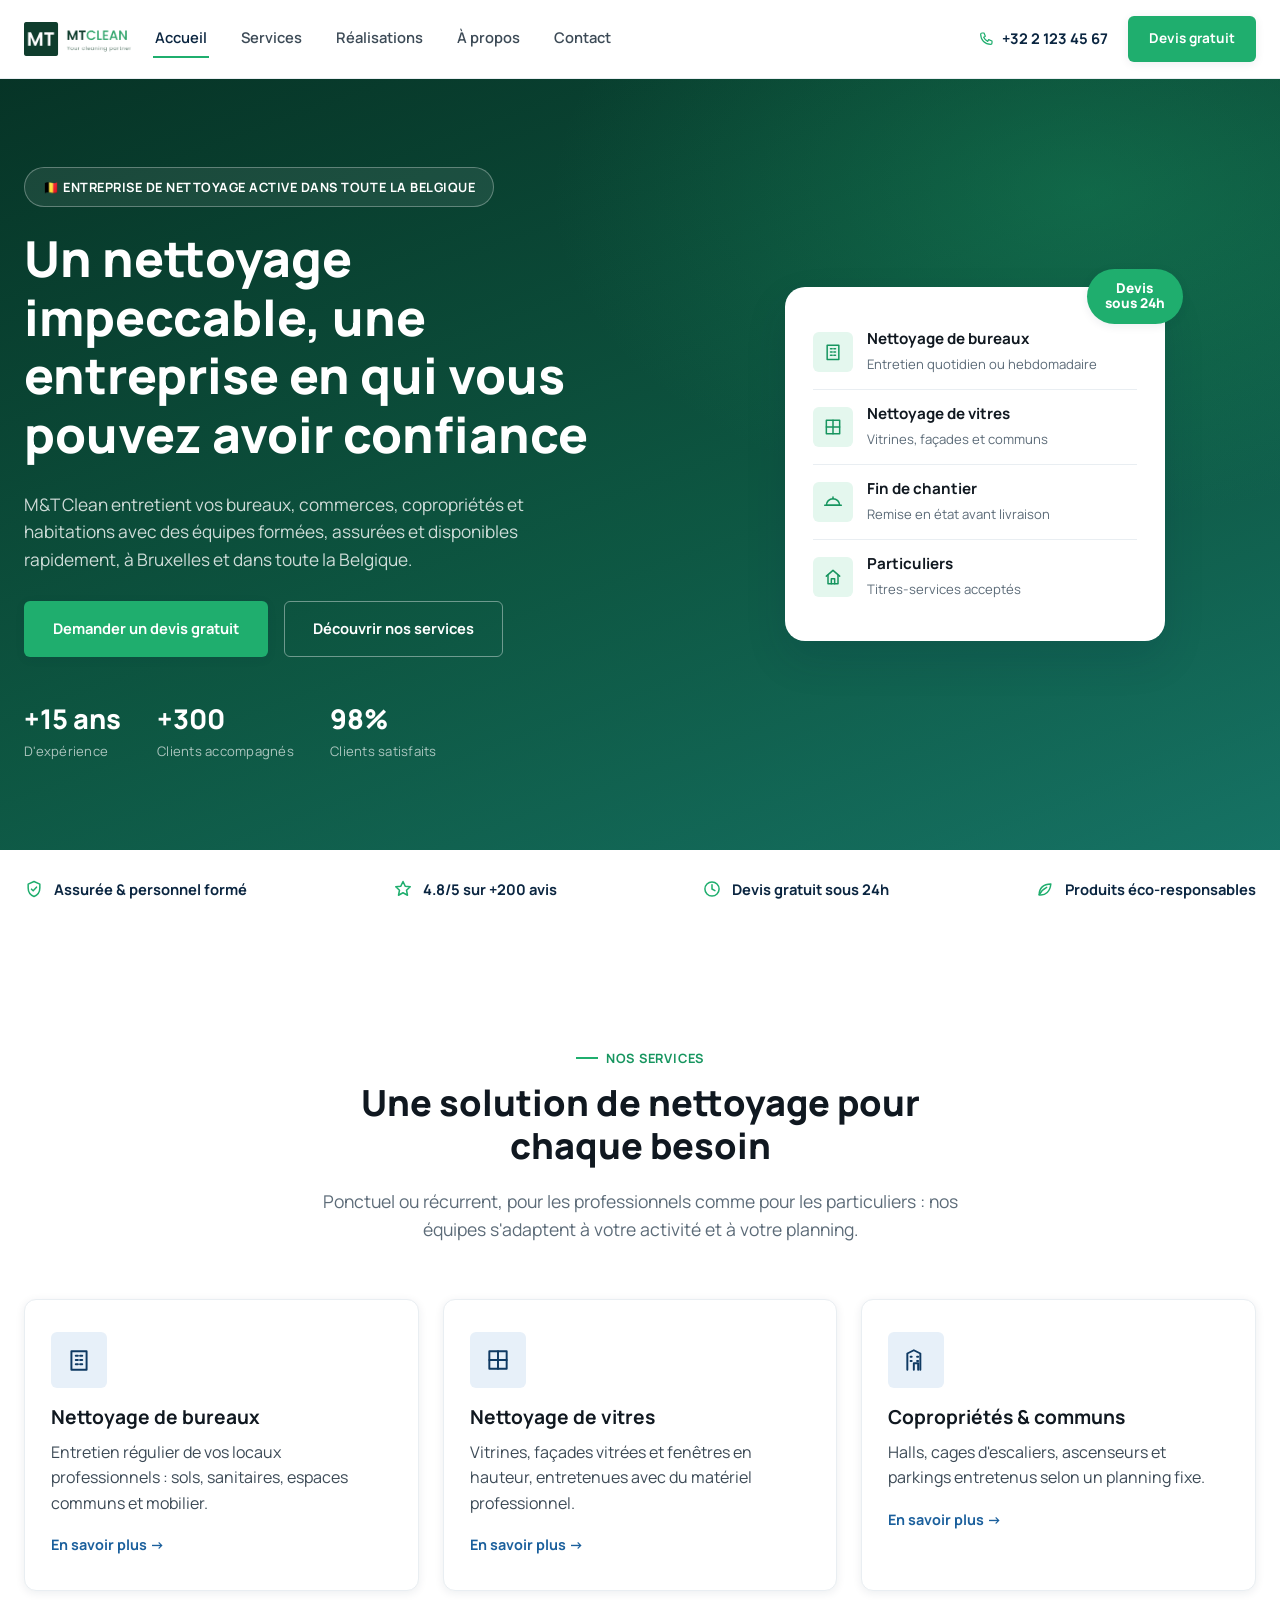
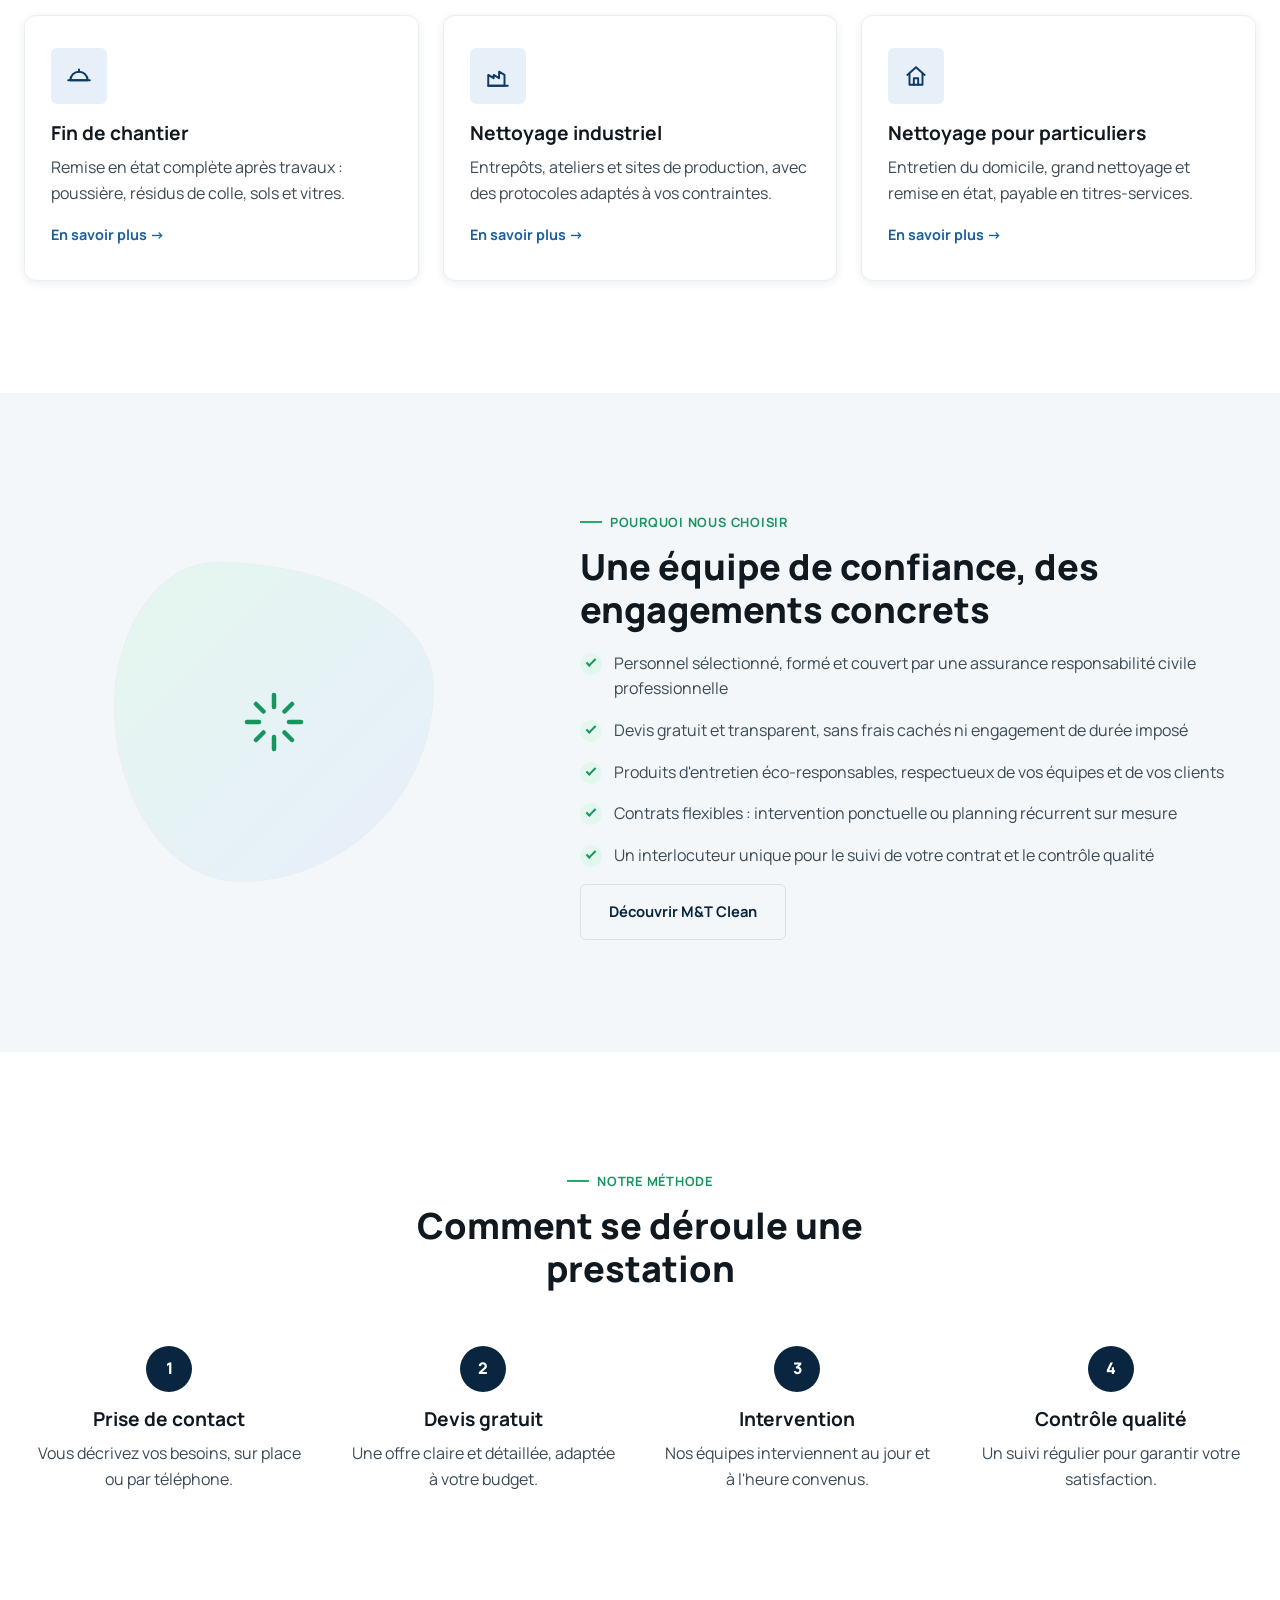
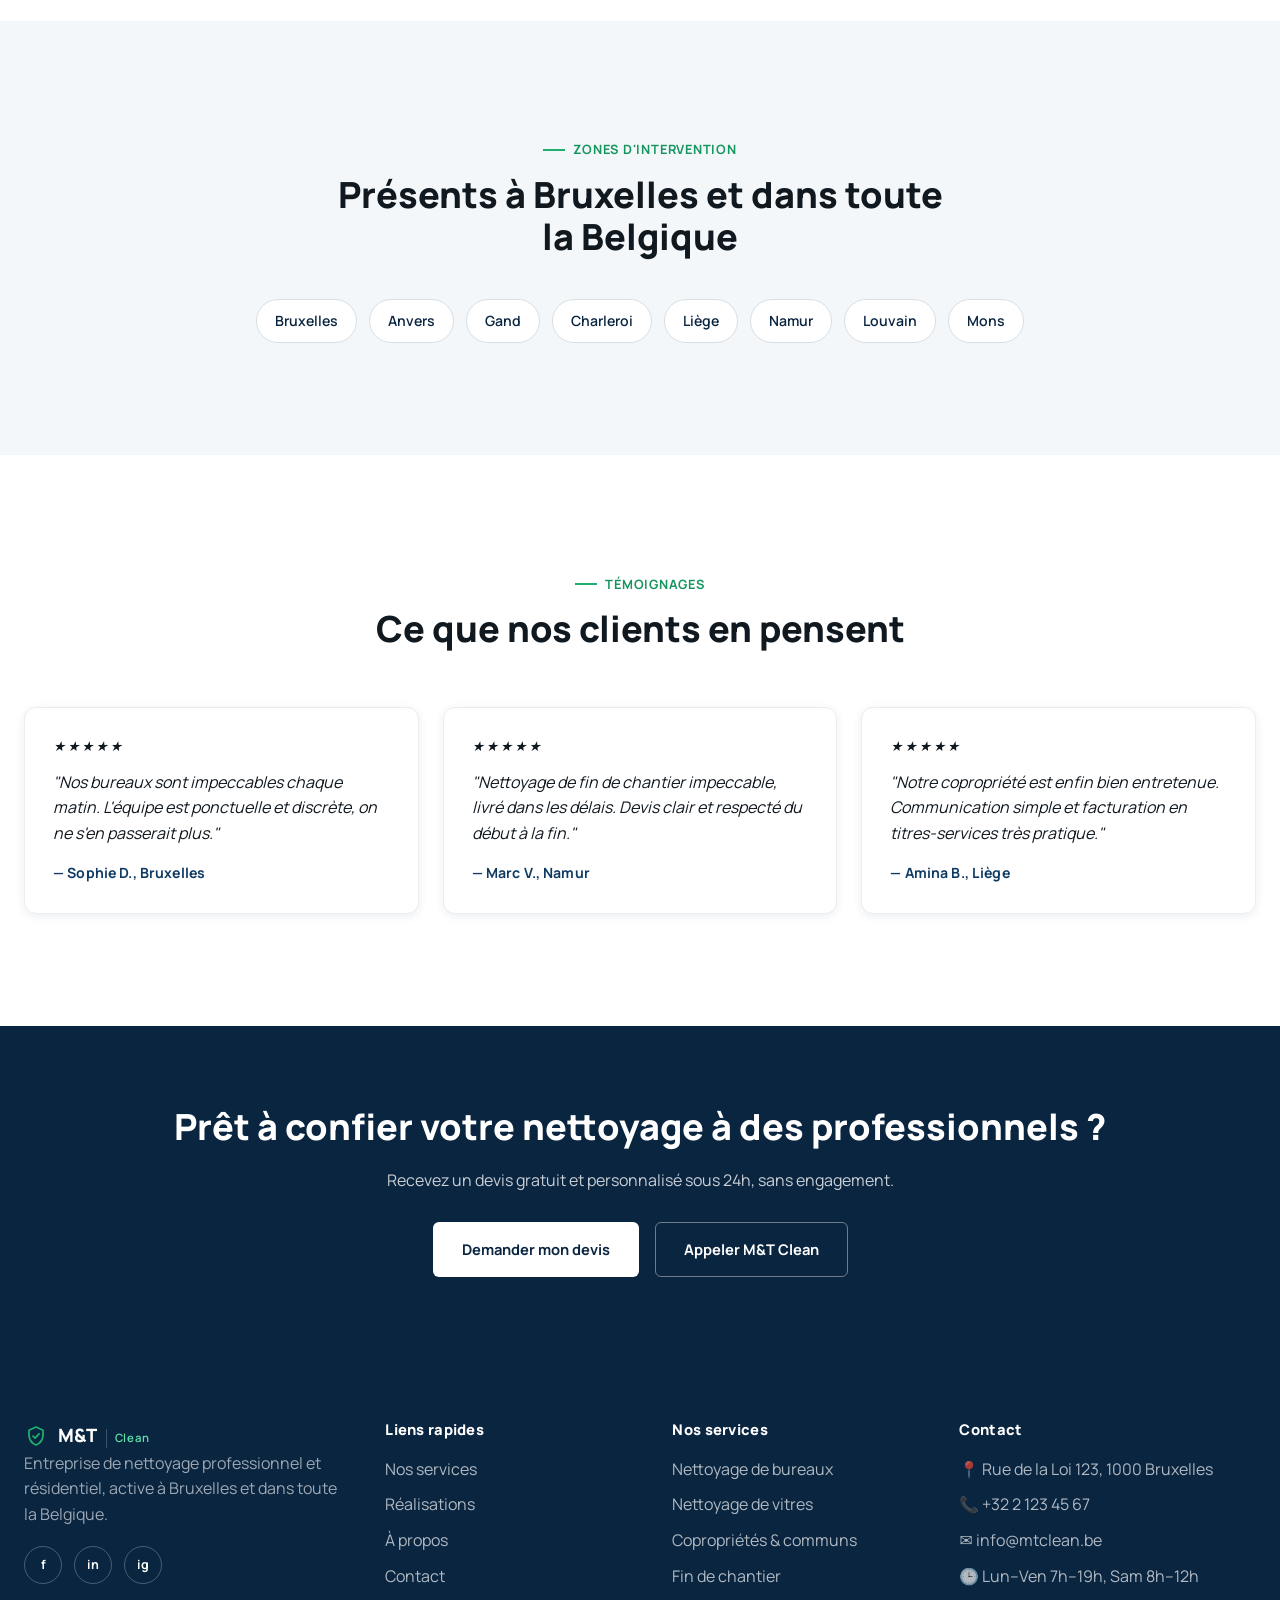
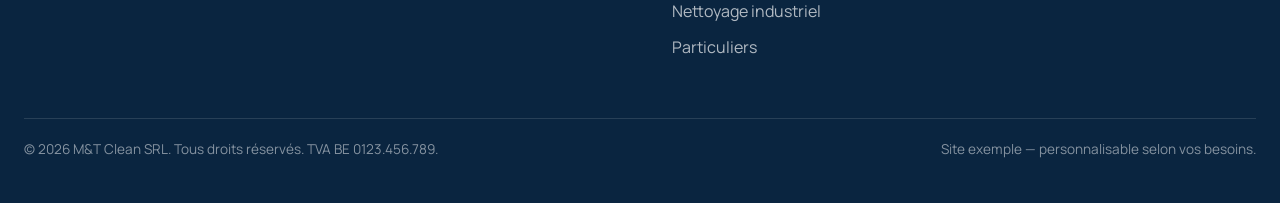
<file: index.html>
<!DOCTYPE html>
<html lang="fr">
<head>
  <meta charset="UTF-8">
  <meta name="viewport" content="width=device-width, initial-scale=1.0">
  <title>M&amp;T Clean | Entreprise de nettoyage professionnel en Belgique</title>
  <meta name="description" content="M&amp;T Clean, entreprise de nettoyage à Bruxelles et dans toute la Belgique : bureaux, vitres, copropriétés, fin de chantier, industriel et particuliers. Devis gratuit sous 24h.">
  <link rel="icon" href="data:image/svg+xml,<svg xmlns='http://www.w3.org/2000/svg' viewBox='0 0 100 100'><text y='.9em' font-size='90'>🧼</text></svg>">
  <link rel="preconnect" href="https://fonts.googleapis.com">
  <link rel="preconnect" href="https://fonts.gstatic.com" crossorigin>
  <link href="https://fonts.googleapis.com/css2?family=Manrope:wght@400;500;600;700;800&display=swap" rel="stylesheet">
  <link rel="stylesheet" href="assets/css/style.css">
</head>
<body>
  <a href="#main" class="skip-link">Aller au contenu principal</a>

  <header class="navbar_component">
    <div class="padding-global">
      <div class="container-large">
        <div class="navbar_container">
          <a href="index.html" class="navbar_logo-link">
            <img src="assets/images/logo.webp" alt="MT Clean" class="navbar_logo-image">
          </a>
          <nav class="navbar_menu" aria-label="Navigation principale">
            <a href="index.html" class="navbar_link">Accueil</a>
            <a href="services.html" class="navbar_link">Services</a>
            <a href="realisations.html" class="navbar_link">Réalisations</a>
            <a href="a-propos.html" class="navbar_link">À propos</a>
            <a href="contact.html" class="navbar_link">Contact</a>
          </nav>
          <div class="navbar_button-wrapper">
            <a href="tel:+3221234567" class="navbar_phone"><svg viewBox="0 0 24 24" width="16" height="16" fill="none" stroke="currentColor" stroke-width="1.8" stroke-linecap="round" stroke-linejoin="round"><path d="M6 3h3l2 5-2.5 1.5a12 12 0 006 6L16 13l5 2v3a2 2 0 01-2 2C10.5 20 4 13.5 4 5a2 2 0 012-2z"/></svg> +32 2 123 45 67</a>
            <a href="contact.html" class="button is-primary is-small">Devis gratuit</a>
            <button class="menu-button" id="menu-button" aria-label="Ouvrir le menu" aria-expanded="false" aria-controls="navbar-menu">
              <span></span><span></span><span></span>
            </button>
          </div>
        </div>
      </div>
    </div>
  </header>

  <main id="main" class="page-wrapper">
    <section class="hero_component">
      <video class="hero_video" autoplay muted loop playsinline aria-hidden="true">
        <source src="assets/video/hero-bg.mp4" type="video/mp4">
      </video>
      <div class="padding-global">
        <div class="container-large">
          <div class="hero_layout">
            <div class="hero_content">
              <p class="hero_pill">🇧🇪 Entreprise de nettoyage active dans toute la Belgique</p>
              <h1 class="hero_heading">Un nettoyage impeccable, une entreprise en qui vous pouvez avoir confiance</h1>
              <p class="hero_paragraph">M&amp;T Clean entretient vos bureaux, commerces, copropriétés et habitations avec des équipes formées, assurées et disponibles rapidement, à Bruxelles et dans toute la Belgique.</p>
              <div class="hero_button-group">
                <a href="contact.html" class="button is-primary">Demander un devis gratuit</a>
                <a href="services.html" class="button is-outline-light">Découvrir nos services</a>
              </div>
              <ul class="hero_stats-wrapper">
                <li class="hero_stat-item"><span class="hero_stat-number">+15 ans</span><span class="hero_stat-label">D'expérience</span></li>
                <li class="hero_stat-item"><span class="hero_stat-number">+300</span><span class="hero_stat-label">Clients accompagnés</span></li>
                <li class="hero_stat-item"><span class="hero_stat-number">98%</span><span class="hero_stat-label">Clients satisfaits</span></li>
              </ul>
            </div>
            <div class="hero_visual" aria-hidden="true">
              <div class="hero_card">
                <span class="hero_card-badge">Devis<br>sous 24h</span>
                <div class="hero_card-row">
                  <span class="hero_card-icon"><svg viewBox="0 0 24 24" width="20" height="20" fill="none" stroke="currentColor" stroke-width="1.8" stroke-linecap="round" stroke-linejoin="round"><rect x="5" y="4" width="14" height="17"/><path d="M9 8h2M13 8h2M9 12h2M13 12h2M9 16h2M13 16h2"/></svg></span>
                  <span class="hero_card-text"><strong>Nettoyage de bureaux</strong><span>Entretien quotidien ou hebdomadaire</span></span>
                </div>
                <div class="hero_card-row">
                  <span class="hero_card-icon"><svg viewBox="0 0 24 24" width="20" height="20" fill="none" stroke="currentColor" stroke-width="1.8" stroke-linecap="round" stroke-linejoin="round"><rect x="4" y="4" width="16" height="16"/><path d="M12 4v16M4 12h16"/></svg></span>
                  <span class="hero_card-text"><strong>Nettoyage de vitres</strong><span>Vitrines, façades et communs</span></span>
                </div>
                <div class="hero_card-row">
                  <span class="hero_card-icon"><svg viewBox="0 0 24 24" width="20" height="20" fill="none" stroke="currentColor" stroke-width="1.8" stroke-linecap="round" stroke-linejoin="round"><path d="M4 16a8 8 0 0116 0z"/><path d="M2 16h20"/><path d="M12 8V6"/></svg></span>
                  <span class="hero_card-text"><strong>Fin de chantier</strong><span>Remise en état avant livraison</span></span>
                </div>
                <div class="hero_card-row">
                  <span class="hero_card-icon"><svg viewBox="0 0 24 24" width="20" height="20" fill="none" stroke="currentColor" stroke-width="1.8" stroke-linecap="round" stroke-linejoin="round"><path d="M4 11l8-7 8 7"/><path d="M6 10v10h12V10"/><path d="M10 20v-6h4v6"/></svg></span>
                  <span class="hero_card-text"><strong>Particuliers</strong><span>Titres-services acceptés</span></span>
                </div>
              </div>
            </div>
          </div>
        </div>
      </div>
    </section>

    <section class="trust-bar_wrapper-section">
      <div class="padding-global">
        <div class="container-large">
          <div class="trust-bar_wrapper">
            <div class="trust-bar_item"><svg viewBox="0 0 24 24" width="20" height="20" fill="none" stroke="currentColor" stroke-width="1.8" stroke-linecap="round" stroke-linejoin="round"><path d="M12 3l7 3.2v4.6c0 4.7-3 8.6-7 10.2-4-1.6-7-5.5-7-10.2V6.2z"/><path d="M9 12.2l2 2 4-4.4"/></svg> <span>Assurée &amp; personnel formé</span></div>
            <div class="trust-bar_item"><svg viewBox="0 0 24 24" width="20" height="20" fill="none" stroke="currentColor" stroke-width="1.8" stroke-linecap="round" stroke-linejoin="round"><path d="M12 3l2.6 5.6 6.1.7-4.5 4.2 1.2 6-5.4-3-5.4 3 1.2-6L3.3 9.3l6.1-.7z"/></svg> <span>4.8/5 sur +200 avis</span></div>
            <div class="trust-bar_item"><svg viewBox="0 0 24 24" width="20" height="20" fill="none" stroke="currentColor" stroke-width="1.8" stroke-linecap="round" stroke-linejoin="round"><circle cx="12" cy="12" r="8.5"/><path d="M12 7v5l3.5 2"/></svg> <span>Devis gratuit sous 24h</span></div>
            <div class="trust-bar_item"><svg viewBox="0 0 24 24" width="20" height="20" fill="none" stroke="currentColor" stroke-width="1.8" stroke-linecap="round" stroke-linejoin="round"><path d="M5 19c8 1 13-4 14-13-9 0-14 5-14 13z"/><path d="M5 19c2-4 5-7 9-9"/></svg> <span>Produits éco-responsables</span></div>
          </div>
        </div>
      </div>
    </section>

    <section class="padding-section-large" id="services">
      <div class="padding-global">
        <div class="container-large">
          <div class="section_head is-center margin-bottom-xlarge align-center">
            <p class="eyebrow">Nos services</p>
            <h2>Une solution de nettoyage pour chaque besoin</h2>
            <p class="text-size-medium text-color-grey">Ponctuel ou récurrent, pour les professionnels comme pour les particuliers : nos équipes s'adaptent à votre activité et à votre planning.</p>
          </div>
          <div class="grid-layout is-3-col">
            <article class="card">
              <div class="card_icon-wrapper"><svg viewBox="0 0 24 24" width="26" height="26" fill="none" stroke="currentColor" stroke-width="1.8" stroke-linecap="round" stroke-linejoin="round"><rect x="5" y="4" width="14" height="17"/><path d="M9 8h2M13 8h2M9 12h2M13 12h2M9 16h2M13 16h2"/></svg></div>
              <h3>Nettoyage de bureaux</h3>
              <p>Entretien régulier de vos locaux professionnels : sols, sanitaires, espaces communs et mobilier.</p>
              <a href="services.html#bureaux" class="card_link">En savoir plus →</a>
            </article>
            <article class="card">
              <div class="card_icon-wrapper"><svg viewBox="0 0 24 24" width="26" height="26" fill="none" stroke="currentColor" stroke-width="1.8" stroke-linecap="round" stroke-linejoin="round"><rect x="4" y="4" width="16" height="16"/><path d="M12 4v16M4 12h16"/></svg></div>
              <h3>Nettoyage de vitres</h3>
              <p>Vitrines, façades vitrées et fenêtres en hauteur, entretenues avec du matériel professionnel.</p>
              <a href="services.html#vitres" class="card_link">En savoir plus →</a>
            </article>
            <article class="card">
              <div class="card_icon-wrapper"><svg viewBox="0 0 24 24" width="26" height="26" fill="none" stroke="currentColor" stroke-width="1.8" stroke-linecap="round" stroke-linejoin="round"><path d="M4 21V6l6-3 6 3v15"/><path d="M10 21v-6h4v6"/><path d="M7 9h1M7 13h1M13 9h1M13 13h1"/></svg></div>
              <h3>Copropriétés &amp; communs</h3>
              <p>Halls, cages d'escaliers, ascenseurs et parkings entretenus selon un planning fixe.</p>
              <a href="services.html#coproprietes" class="card_link">En savoir plus →</a>
            </article>
            <article class="card">
              <div class="card_icon-wrapper"><svg viewBox="0 0 24 24" width="26" height="26" fill="none" stroke="currentColor" stroke-width="1.8" stroke-linecap="round" stroke-linejoin="round"><path d="M4 16a8 8 0 0116 0z"/><path d="M2 16h20"/><path d="M12 8V6"/></svg></div>
              <h3>Fin de chantier</h3>
              <p>Remise en état complète après travaux : poussière, résidus de colle, sols et vitres.</p>
              <a href="services.html#chantier" class="card_link">En savoir plus →</a>
            </article>
            <article class="card">
              <div class="card_icon-wrapper"><svg viewBox="0 0 24 24" width="26" height="26" fill="none" stroke="currentColor" stroke-width="1.8" stroke-linecap="round" stroke-linejoin="round"><path d="M3 21V11l5 3v-3l5 3V8l5 3v10z"/><path d="M3 21h18"/></svg></div>
              <h3>Nettoyage industriel</h3>
              <p>Entrepôts, ateliers et sites de production, avec des protocoles adaptés à vos contraintes.</p>
              <a href="services.html#industriel" class="card_link">En savoir plus →</a>
            </article>
            <article class="card">
              <div class="card_icon-wrapper"><svg viewBox="0 0 24 24" width="26" height="26" fill="none" stroke="currentColor" stroke-width="1.8" stroke-linecap="round" stroke-linejoin="round"><path d="M4 11l8-7 8 7"/><path d="M6 10v10h12V10"/><path d="M10 20v-6h4v6"/></svg></div>
              <h3>Nettoyage pour particuliers</h3>
              <p>Entretien du domicile, grand nettoyage et remise en état, payable en titres-services.</p>
              <a href="services.html#particuliers" class="card_link">En savoir plus →</a>
            </article>
          </div>
        </div>
      </div>
    </section>

    <section class="padding-section-large section_alternate">
      <div class="padding-global">
        <div class="container-large">
          <div class="benefits_layout">
            <div class="benefits_visual" aria-hidden="true">
              <div class="benefits_graphic">
                <svg viewBox="0 0 24 24" width="72" height="72" fill="none" stroke="currentColor" stroke-width="1.5" stroke-linecap="round" stroke-linejoin="round"><path d="M12 3v4M12 17v4M3 12h4M17 12h4M6 6l2.5 2.5M15.5 15.5L18 18M6 18l2.5-2.5M15.5 8.5L18 6"/></svg>
              </div>
            </div>
            <div class="benefits_text">
              <p class="eyebrow">Pourquoi nous choisir</p>
              <h2>Une équipe de confiance, des engagements concrets</h2>
              <ul class="check-list">
                <li>Personnel sélectionné, formé et couvert par une assurance responsabilité civile professionnelle</li>
                <li>Devis gratuit et transparent, sans frais cachés ni engagement de durée imposé</li>
                <li>Produits d'entretien éco-responsables, respectueux de vos équipes et de vos clients</li>
                <li>Contrats flexibles : intervention ponctuelle ou planning récurrent sur mesure</li>
                <li>Un interlocuteur unique pour le suivi de votre contrat et le contrôle qualité</li>
              </ul>
              <a href="a-propos.html" class="button is-secondary">Découvrir M&amp;T Clean</a>
            </div>
          </div>
        </div>
      </div>
    </section>

    <section class="padding-section-large">
      <div class="padding-global">
        <div class="container-large">
          <div class="section_head is-center margin-bottom-xlarge align-center">
            <p class="eyebrow">Notre méthode</p>
            <h2>Comment se déroule une prestation</h2>
          </div>
          <div class="grid-layout is-4-col">
            <div class="step"><span class="step_number">1</span><h3>Prise de contact</h3><p>Vous décrivez vos besoins, sur place ou par téléphone.</p></div>
            <div class="step"><span class="step_number">2</span><h3>Devis gratuit</h3><p>Une offre claire et détaillée, adaptée à votre budget.</p></div>
            <div class="step"><span class="step_number">3</span><h3>Intervention</h3><p>Nos équipes interviennent au jour et à l'heure convenus.</p></div>
            <div class="step"><span class="step_number">4</span><h3>Contrôle qualité</h3><p>Un suivi régulier pour garantir votre satisfaction.</p></div>
          </div>
        </div>
      </div>
    </section>

    <section class="padding-section-large section_alternate">
      <div class="padding-global">
        <div class="container-large">
          <div class="section_head is-center margin-bottom-large align-center">
            <p class="eyebrow">Zones d'intervention</p>
            <h2>Présents à Bruxelles et dans toute la Belgique</h2>
          </div>
          <ul class="coverage_list align-center" style="justify-content:center;">
            <li class="coverage_tag">Bruxelles</li>
            <li class="coverage_tag">Anvers</li>
            <li class="coverage_tag">Gand</li>
            <li class="coverage_tag">Charleroi</li>
            <li class="coverage_tag">Liège</li>
            <li class="coverage_tag">Namur</li>
            <li class="coverage_tag">Louvain</li>
            <li class="coverage_tag">Mons</li>
          </ul>
        </div>
      </div>
    </section>

    <section class="padding-section-large">
      <div class="padding-global">
        <div class="container-large">
          <div class="section_head is-center margin-bottom-xlarge align-center">
            <p class="eyebrow">Témoignages</p>
            <h2>Ce que nos clients en pensent</h2>
          </div>
          <div class="grid-layout is-3-col">
            <blockquote class="testimonial">
              <p class="testimonial_stars">★★★★★</p>
              <p>"Nos bureaux sont impeccables chaque matin. L'équipe est ponctuelle et discrète, on ne s'en passerait plus."</p>
              <footer>— Sophie D., Bruxelles</footer>
            </blockquote>
            <blockquote class="testimonial">
              <p class="testimonial_stars">★★★★★</p>
              <p>"Nettoyage de fin de chantier impeccable, livré dans les délais. Devis clair et respecté du début à la fin."</p>
              <footer>— Marc V., Namur</footer>
            </blockquote>
            <blockquote class="testimonial">
              <p class="testimonial_stars">★★★★★</p>
              <p>"Notre copropriété est enfin bien entretenue. Communication simple et facturation en titres-services très pratique."</p>
              <footer>— Amina B., Liège</footer>
            </blockquote>
          </div>
        </div>
      </div>
    </section>

    <section class="padding-section-medium section_dark">
      <div class="padding-global">
        <div class="container-medium">
          <div class="cta_wrapper">
            <h2>Prêt à confier votre nettoyage à des professionnels ?</h2>
            <p>Recevez un devis gratuit et personnalisé sous 24h, sans engagement.</p>
            <div class="cta_button-group">
              <a href="contact.html" class="button is-alternate">Demander mon devis</a>
              <a href="tel:+3221234567" class="button is-outline-light">Appeler M&amp;T Clean</a>
            </div>
          </div>
        </div>
      </div>
    </section>
  </main>

  <footer class="footer_component">
    <div class="padding-global">
      <div class="container-large">
        <div class="footer_top-wrapper">
          <div class="footer_column">
            <a href="index.html" class="navbar_logo-link">
              <span class="navbar_logo-icon" aria-hidden="true"><svg viewBox="0 0 24 24" width="24" height="24" fill="none" stroke="currentColor" stroke-width="1.8" stroke-linecap="round" stroke-linejoin="round"><path d="M12 3l7 3.2v4.6c0 4.7-3 8.6-7 10.2-4-1.6-7-5.5-7-10.2V6.2z"/><path d="M9 12.2l2 2 4-4.4"/></svg></span>
              <span class="navbar_logo-word">M&amp;T<em>Clean</em></span>
            </a>
            <p class="margin-bottom-small">Entreprise de nettoyage professionnel et résidentiel, active à Bruxelles et dans toute la Belgique.</p>
            <div class="footer_socials" aria-hidden="true">
              <a href="#">f</a><a href="#">in</a><a href="#">ig</a>
            </div>
          </div>
          <div class="footer_column">
            <h4>Liens rapides</h4>
            <ul>
              <li><a href="services.html">Nos services</a></li>
              <li><a href="realisations.html">Réalisations</a></li>
              <li><a href="a-propos.html">À propos</a></li>
              <li><a href="contact.html">Contact</a></li>
            </ul>
          </div>
          <div class="footer_column">
            <h4>Nos services</h4>
            <ul>
              <li>Nettoyage de bureaux</li>
              <li>Nettoyage de vitres</li>
              <li>Copropriétés &amp; communs</li>
              <li>Fin de chantier</li>
              <li>Nettoyage industriel</li>
              <li>Particuliers</li>
            </ul>
          </div>
          <div class="footer_column">
            <h4>Contact</h4>
            <ul>
              <li>📍 Rue de la Loi 123, 1000 Bruxelles</li>
              <li>📞 <a href="tel:+3221234567">+32 2 123 45 67</a></li>
              <li>✉️ <a href="mailto:info@mtclean.be">info@mtclean.be</a></li>
              <li>🕒 Lun–Ven 7h–19h, Sam 8h–12h</li>
            </ul>
          </div>
        </div>
        <div class="footer_bottom-wrapper">
          <p>&copy; 2026 M&amp;T Clean SRL. Tous droits réservés. TVA BE 0123.456.789.</p>
          <p>Site exemple — personnalisable selon vos besoins.</p>
        </div>
      </div>
    </div>
  </footer>

  <script src="assets/js/main.js"></script>
</body>
</html>
</file>
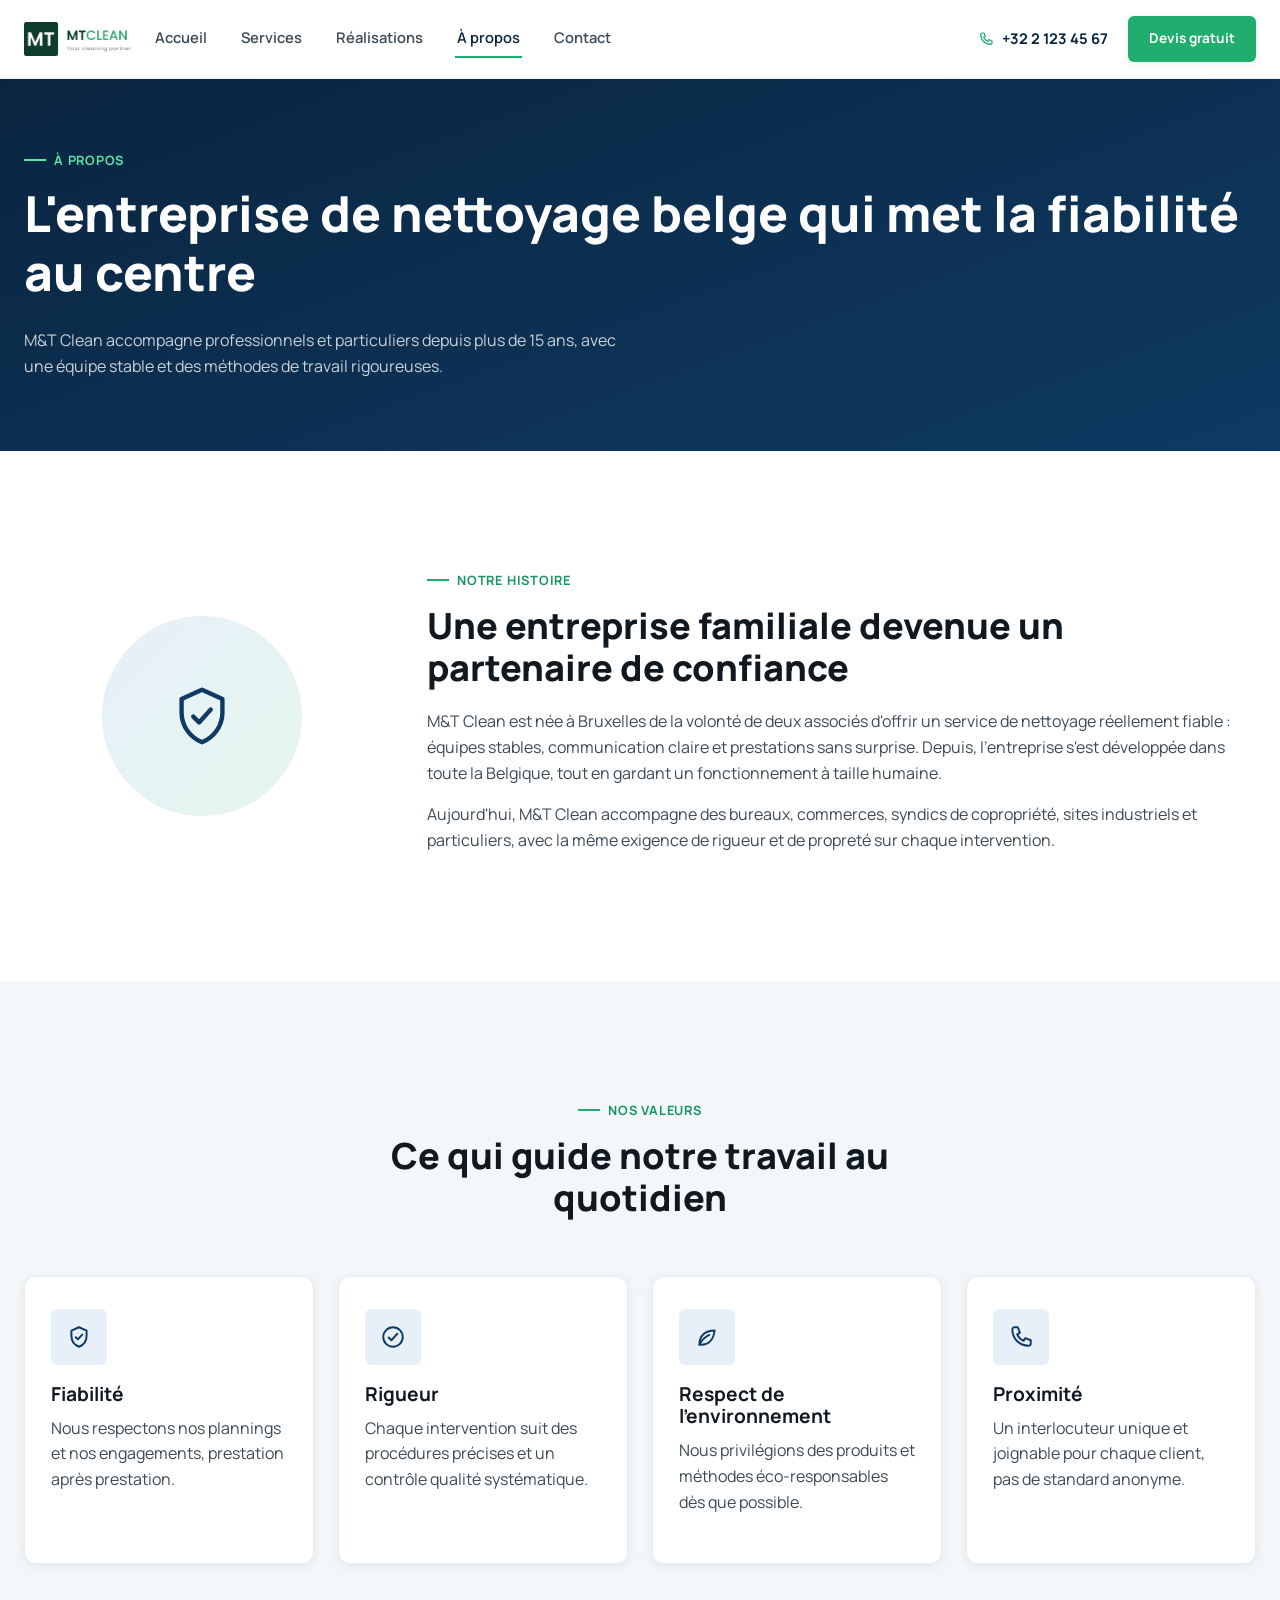
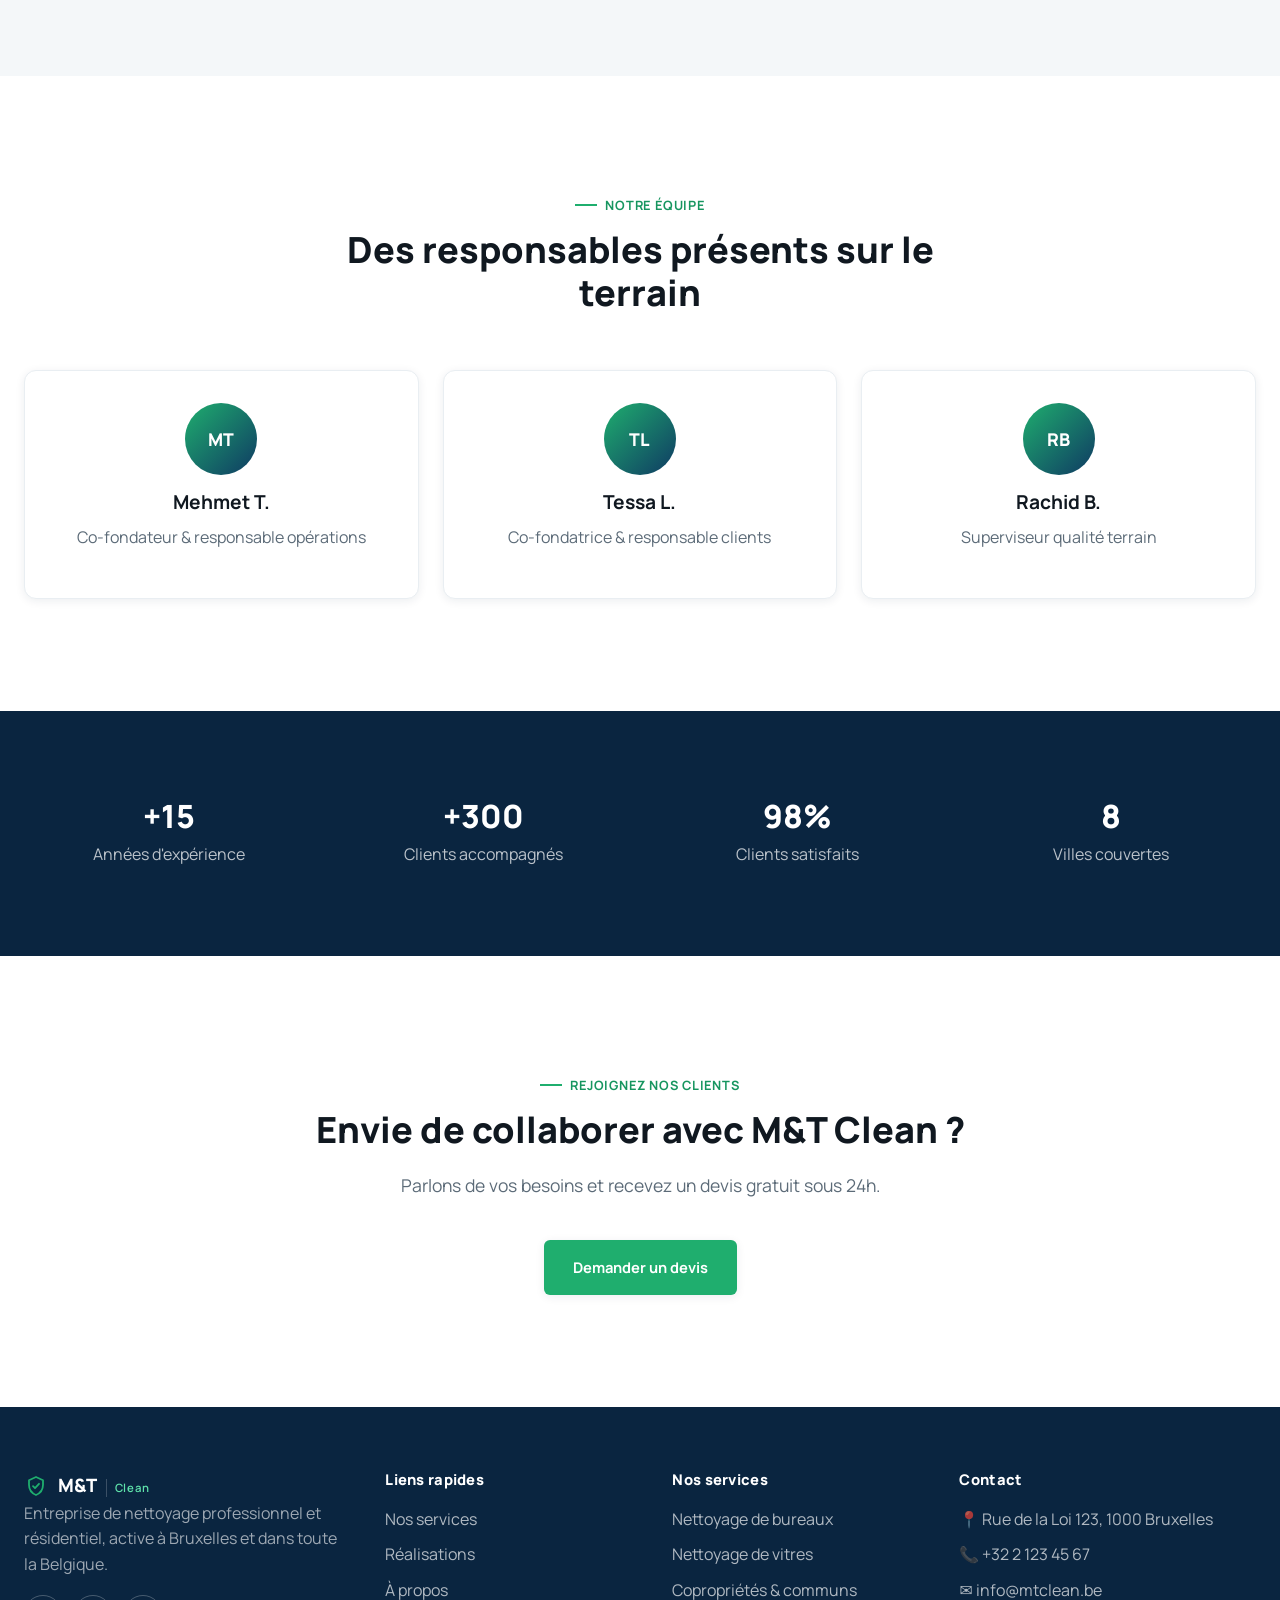
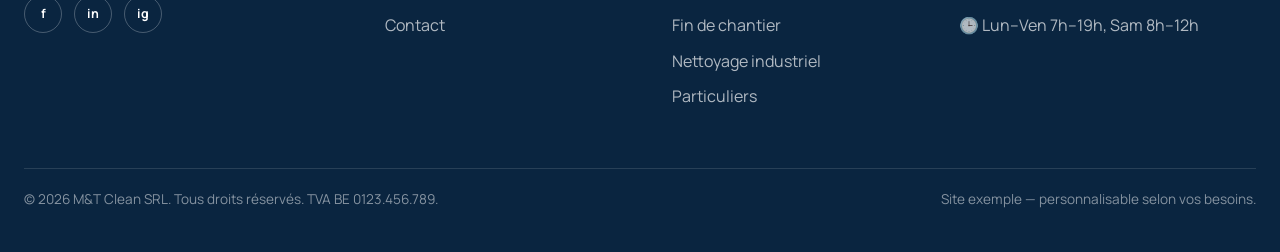
<file: a-propos.html>
<!DOCTYPE html>
<html lang="fr">
<head>
  <meta charset="UTF-8">
  <meta name="viewport" content="width=device-width, initial-scale=1.0">
  <title>À propos | M&amp;T Clean</title>
  <meta name="description" content="M&amp;T Clean, entreprise familiale de nettoyage active en Belgique depuis plus de 15 ans. Notre histoire, nos valeurs et notre équipe.">
  <link rel="icon" href="data:image/svg+xml,<svg xmlns='http://www.w3.org/2000/svg' viewBox='0 0 100 100'><text y='.9em' font-size='90'>🧼</text></svg>">
  <link rel="preconnect" href="https://fonts.googleapis.com">
  <link rel="preconnect" href="https://fonts.gstatic.com" crossorigin>
  <link href="https://fonts.googleapis.com/css2?family=Manrope:wght@400;500;600;700;800&display=swap" rel="stylesheet">
  <link rel="stylesheet" href="assets/css/style.css">
</head>
<body>
  <a href="#main" class="skip-link">Aller au contenu principal</a>

  <header class="navbar_component">
    <div class="padding-global">
      <div class="container-large">
        <div class="navbar_container">
          <a href="index.html" class="navbar_logo-link">
            <img src="assets/images/logo.webp" alt="MT Clean" class="navbar_logo-image">
          </a>
          <nav class="navbar_menu" aria-label="Navigation principale">
            <a href="index.html" class="navbar_link">Accueil</a>
            <a href="services.html" class="navbar_link">Services</a>
            <a href="realisations.html" class="navbar_link">Réalisations</a>
            <a href="a-propos.html" class="navbar_link">À propos</a>
            <a href="contact.html" class="navbar_link">Contact</a>
          </nav>
          <div class="navbar_button-wrapper">
            <a href="tel:+3221234567" class="navbar_phone"><svg viewBox="0 0 24 24" width="16" height="16" fill="none" stroke="currentColor" stroke-width="1.8" stroke-linecap="round" stroke-linejoin="round"><path d="M6 3h3l2 5-2.5 1.5a12 12 0 006 6L16 13l5 2v3a2 2 0 01-2 2C10.5 20 4 13.5 4 5a2 2 0 012-2z"/></svg> +32 2 123 45 67</a>
            <a href="contact.html" class="button is-primary is-small">Devis gratuit</a>
            <button class="menu-button" id="menu-button" aria-label="Ouvrir le menu" aria-expanded="false" aria-controls="navbar-menu">
              <span></span><span></span><span></span>
            </button>
          </div>
        </div>
      </div>
    </div>
  </header>

  <main id="main" class="page-wrapper">
    <section class="page-hero_component">
      <div class="padding-global">
        <div class="container-large">
          <p class="eyebrow">À propos</p>
          <h1>L'entreprise de nettoyage belge qui met la fiabilité au centre</h1>
          <p>M&amp;T Clean accompagne professionnels et particuliers depuis plus de 15 ans, avec une équipe stable et des méthodes de travail rigoureuses.</p>
        </div>
      </div>
    </section>

    <section class="padding-section-large">
      <div class="padding-global">
        <div class="container-large">
          <div class="service-detail_layout">
            <div class="service-detail_visual" aria-hidden="true"><svg viewBox="0 0 24 24" width="70" height="70" fill="none" stroke="currentColor" stroke-width="1.5" stroke-linecap="round" stroke-linejoin="round"><path d="M12 3l7 3.2v4.6c0 4.7-3 8.6-7 10.2-4-1.6-7-5.5-7-10.2V6.2z"/><path d="M9 12.2l2 2 4-4.4"/></svg></div>
            <div class="service-detail_text">
              <p class="eyebrow">Notre histoire</p>
              <h2>Une entreprise familiale devenue un partenaire de confiance</h2>
              <p>M&amp;T Clean est née à Bruxelles de la volonté de deux associés d'offrir un service de nettoyage réellement fiable : équipes stables, communication claire et prestations sans surprise. Depuis, l'entreprise s'est développée dans toute la Belgique, tout en gardant un fonctionnement à taille humaine.</p>
              <p>Aujourd'hui, M&amp;T Clean accompagne des bureaux, commerces, syndics de copropriété, sites industriels et particuliers, avec la même exigence de rigueur et de propreté sur chaque intervention.</p>
            </div>
          </div>
        </div>
      </div>
    </section>

    <section class="padding-section-large section_alternate">
      <div class="padding-global">
        <div class="container-large">
          <div class="section_head is-center margin-bottom-xlarge align-center">
            <p class="eyebrow">Nos valeurs</p>
            <h2>Ce qui guide notre travail au quotidien</h2>
          </div>
          <div class="grid-layout is-4-col">
            <article class="card">
              <div class="card_icon-wrapper"><svg viewBox="0 0 24 24" width="26" height="26" fill="none" stroke="currentColor" stroke-width="1.8" stroke-linecap="round" stroke-linejoin="round"><path d="M12 3l7 3.2v4.6c0 4.7-3 8.6-7 10.2-4-1.6-7-5.5-7-10.2V6.2z"/><path d="M9 12.2l2 2 4-4.4"/></svg></div>
              <h3>Fiabilité</h3>
              <p>Nous respectons nos plannings et nos engagements, prestation après prestation.</p>
            </article>
            <article class="card">
              <div class="card_icon-wrapper"><svg viewBox="0 0 24 24" width="26" height="26" fill="none" stroke="currentColor" stroke-width="1.8" stroke-linecap="round" stroke-linejoin="round"><circle cx="12" cy="12" r="9"/><path d="M8 12.5l2.5 2.5L16 9"/></svg></div>
              <h3>Rigueur</h3>
              <p>Chaque intervention suit des procédures précises et un contrôle qualité systématique.</p>
            </article>
            <article class="card">
              <div class="card_icon-wrapper"><svg viewBox="0 0 24 24" width="26" height="26" fill="none" stroke="currentColor" stroke-width="1.8" stroke-linecap="round" stroke-linejoin="round"><path d="M5 19c8 1 13-4 14-13-9 0-14 5-14 13z"/><path d="M5 19c2-4 5-7 9-9"/></svg></div>
              <h3>Respect de l'environnement</h3>
              <p>Nous privilégions des produits et méthodes éco-responsables dès que possible.</p>
            </article>
            <article class="card">
              <div class="card_icon-wrapper"><svg viewBox="0 0 24 24" width="26" height="26" fill="none" stroke="currentColor" stroke-width="1.8" stroke-linecap="round" stroke-linejoin="round"><path d="M6 3h3l2 5-2.5 1.5a12 12 0 006 6L16 13l5 2v3a2 2 0 01-2 2C10.5 20 4 13.5 4 5a2 2 0 012-2z"/></svg></div>
              <h3>Proximité</h3>
              <p>Un interlocuteur unique et joignable pour chaque client, pas de standard anonyme.</p>
            </article>
          </div>
        </div>
      </div>
    </section>

    <section class="padding-section-large">
      <div class="padding-global">
        <div class="container-large">
          <div class="section_head is-center margin-bottom-xlarge align-center">
            <p class="eyebrow">Notre équipe</p>
            <h2>Des responsables présents sur le terrain</h2>
          </div>
          <div class="grid-layout is-3-col">
            <div class="card team-card">
              <div class="team-card_avatar">MT</div>
              <h3>Mehmet T.</h3>
              <p class="text-color-grey">Co-fondateur &amp; responsable opérations</p>
            </div>
            <div class="card team-card">
              <div class="team-card_avatar">TL</div>
              <h3>Tessa L.</h3>
              <p class="text-color-grey">Co-fondatrice &amp; responsable clients</p>
            </div>
            <div class="card team-card">
              <div class="team-card_avatar">RB</div>
              <h3>Rachid B.</h3>
              <p class="text-color-grey">Superviseur qualité terrain</p>
            </div>
          </div>
        </div>
      </div>
    </section>

    <section class="padding-section-medium section_dark">
      <div class="padding-global">
        <div class="container-large">
          <div class="grid-layout is-4-col text-align-center">
            <div><span class="hero_stat-number text-color-white" style="font-size:2rem;">+15</span><p class="text-color-alternate margin-bottom-tiny">Années d'expérience</p></div>
            <div><span class="hero_stat-number text-color-white" style="font-size:2rem;">+300</span><p class="text-color-alternate margin-bottom-tiny">Clients accompagnés</p></div>
            <div><span class="hero_stat-number text-color-white" style="font-size:2rem;">98%</span><p class="text-color-alternate margin-bottom-tiny">Clients satisfaits</p></div>
            <div><span class="hero_stat-number text-color-white" style="font-size:2rem;">8</span><p class="text-color-alternate margin-bottom-tiny">Villes couvertes</p></div>
          </div>
        </div>
      </div>
    </section>

    <section class="padding-section-large">
      <div class="padding-global">
        <div class="container-medium text-align-center">
          <p class="eyebrow">Rejoignez nos clients</p>
          <h2>Envie de collaborer avec M&amp;T Clean ?</h2>
          <p class="text-size-medium text-color-grey margin-bottom-large">Parlons de vos besoins et recevez un devis gratuit sous 24h.</p>
          <a href="contact.html" class="button is-primary">Demander un devis</a>
        </div>
      </div>
    </section>
  </main>

  <footer class="footer_component">
    <div class="padding-global">
      <div class="container-large">
        <div class="footer_top-wrapper">
          <div class="footer_column">
            <a href="index.html" class="navbar_logo-link">
              <span class="navbar_logo-icon" aria-hidden="true"><svg viewBox="0 0 24 24" width="24" height="24" fill="none" stroke="currentColor" stroke-width="1.8" stroke-linecap="round" stroke-linejoin="round"><path d="M12 3l7 3.2v4.6c0 4.7-3 8.6-7 10.2-4-1.6-7-5.5-7-10.2V6.2z"/><path d="M9 12.2l2 2 4-4.4"/></svg></span>
              <span class="navbar_logo-word">M&amp;T<em>Clean</em></span>
            </a>
            <p class="margin-bottom-small">Entreprise de nettoyage professionnel et résidentiel, active à Bruxelles et dans toute la Belgique.</p>
            <div class="footer_socials" aria-hidden="true">
              <a href="#">f</a><a href="#">in</a><a href="#">ig</a>
            </div>
          </div>
          <div class="footer_column">
            <h4>Liens rapides</h4>
            <ul>
              <li><a href="services.html">Nos services</a></li>
              <li><a href="realisations.html">Réalisations</a></li>
              <li><a href="a-propos.html">À propos</a></li>
              <li><a href="contact.html">Contact</a></li>
            </ul>
          </div>
          <div class="footer_column">
            <h4>Nos services</h4>
            <ul>
              <li>Nettoyage de bureaux</li>
              <li>Nettoyage de vitres</li>
              <li>Copropriétés &amp; communs</li>
              <li>Fin de chantier</li>
              <li>Nettoyage industriel</li>
              <li>Particuliers</li>
            </ul>
          </div>
          <div class="footer_column">
            <h4>Contact</h4>
            <ul>
              <li>📍 Rue de la Loi 123, 1000 Bruxelles</li>
              <li>📞 <a href="tel:+3221234567">+32 2 123 45 67</a></li>
              <li>✉️ <a href="mailto:info@mtclean.be">info@mtclean.be</a></li>
              <li>🕒 Lun–Ven 7h–19h, Sam 8h–12h</li>
            </ul>
          </div>
        </div>
        <div class="footer_bottom-wrapper">
          <p>&copy; 2026 M&amp;T Clean SRL. Tous droits réservés. TVA BE 0123.456.789.</p>
          <p>Site exemple — personnalisable selon vos besoins.</p>
        </div>
      </div>
    </div>
  </footer>

  <script src="assets/js/main.js"></script>
</body>
</html>
</file>
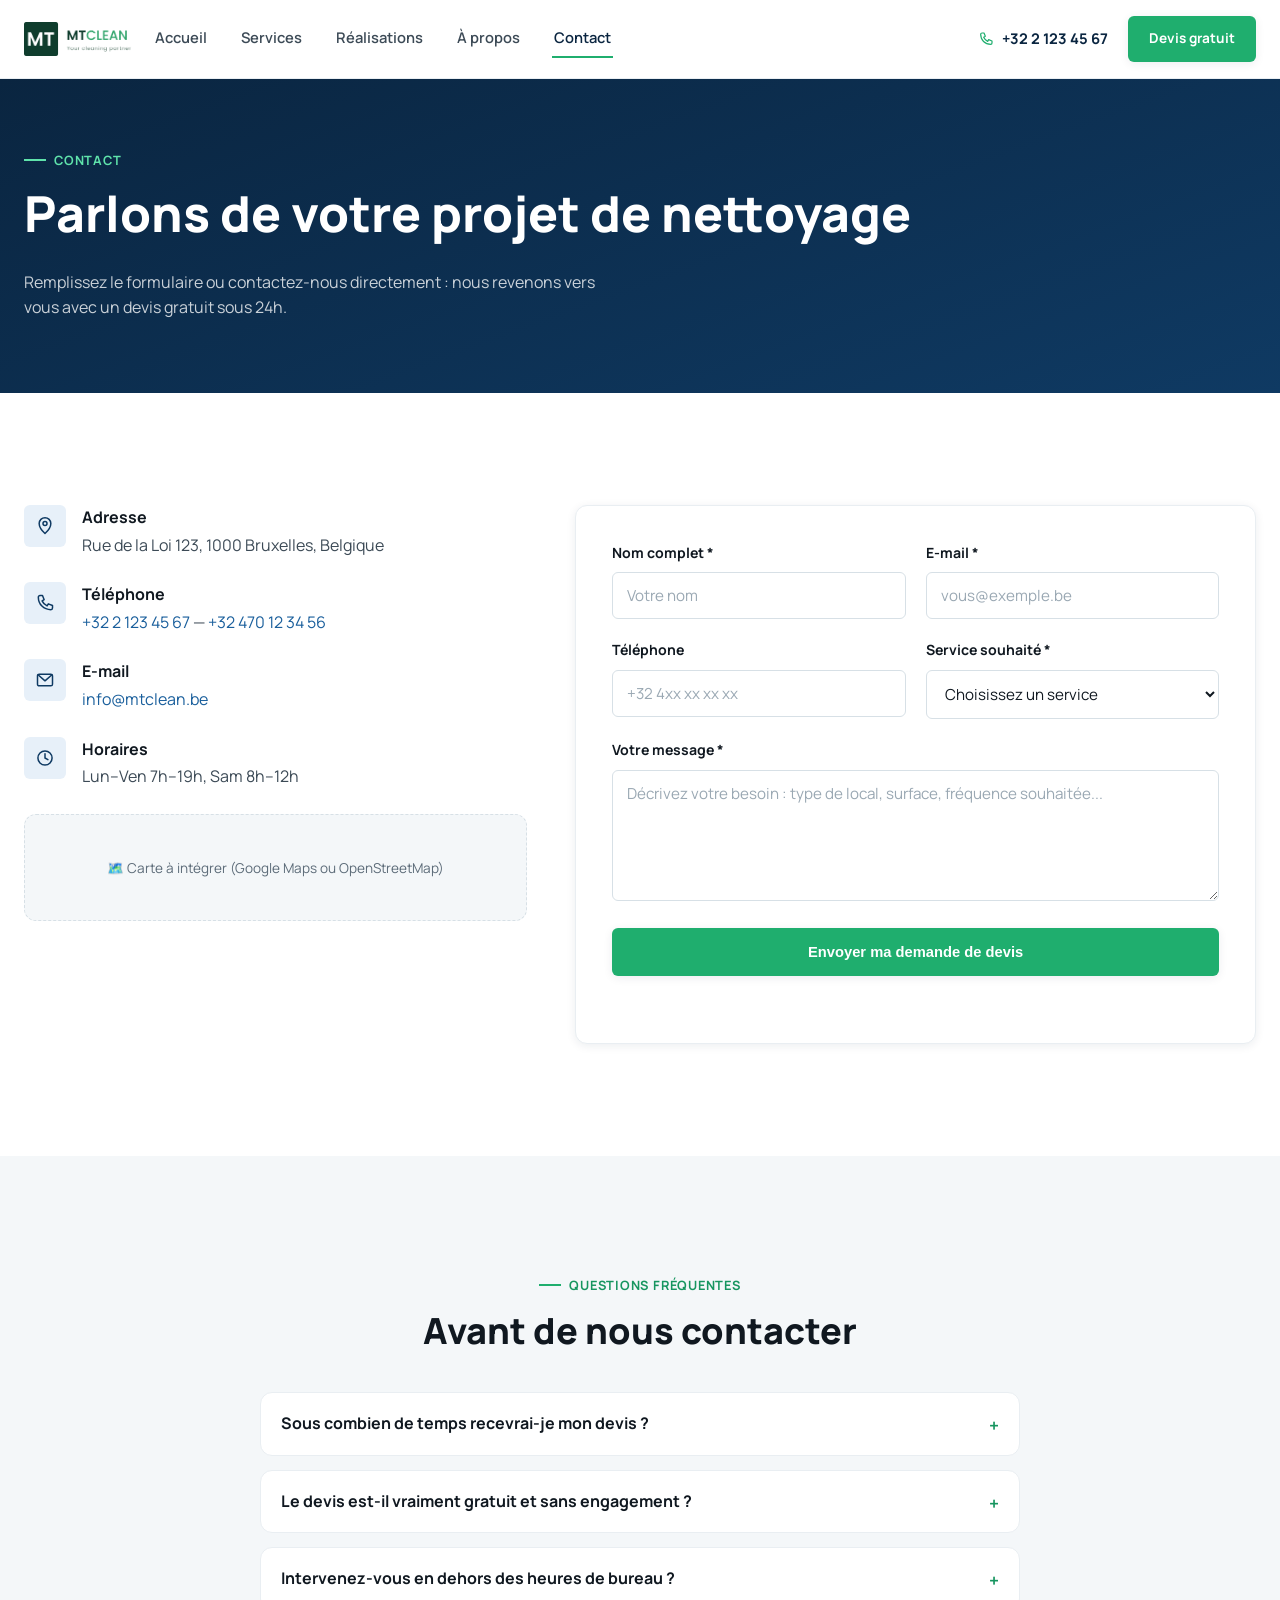
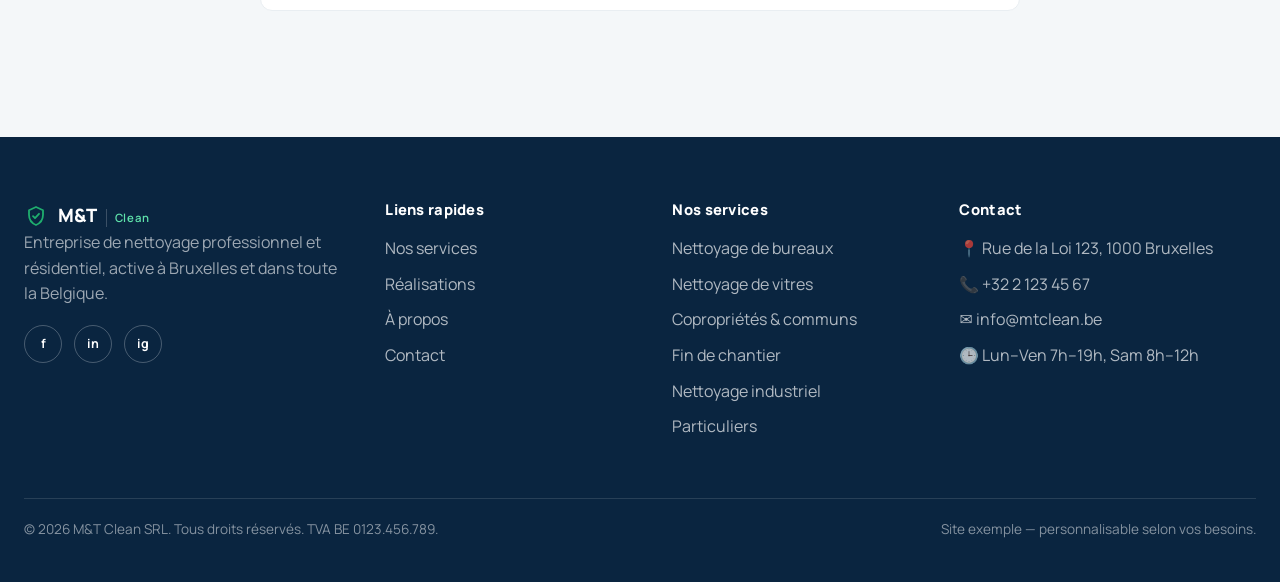
<file: contact.html>
<!DOCTYPE html>
<html lang="fr">
<head>
  <meta charset="UTF-8">
  <meta name="viewport" content="width=device-width, initial-scale=1.0">
  <title>Contact | M&amp;T Clean</title>
  <meta name="description" content="Contactez M&amp;T Clean pour un devis gratuit sous 24h : nettoyage de bureaux, vitres, copropriétés, fin de chantier, industriel ou particuliers en Belgique.">
  <link rel="icon" href="data:image/svg+xml,<svg xmlns='http://www.w3.org/2000/svg' viewBox='0 0 100 100'><text y='.9em' font-size='90'>🧼</text></svg>">
  <link rel="preconnect" href="https://fonts.googleapis.com">
  <link rel="preconnect" href="https://fonts.gstatic.com" crossorigin>
  <link href="https://fonts.googleapis.com/css2?family=Manrope:wght@400;500;600;700;800&display=swap" rel="stylesheet">
  <link rel="stylesheet" href="assets/css/style.css">
</head>
<body>
  <a href="#main" class="skip-link">Aller au contenu principal</a>

  <header class="navbar_component">
    <div class="padding-global">
      <div class="container-large">
        <div class="navbar_container">
          <a href="index.html" class="navbar_logo-link">
            <img src="assets/images/logo.webp" alt="MT Clean" class="navbar_logo-image">
          </a>
          <nav class="navbar_menu" aria-label="Navigation principale">
            <a href="index.html" class="navbar_link">Accueil</a>
            <a href="services.html" class="navbar_link">Services</a>
            <a href="realisations.html" class="navbar_link">Réalisations</a>
            <a href="a-propos.html" class="navbar_link">À propos</a>
            <a href="contact.html" class="navbar_link">Contact</a>
          </nav>
          <div class="navbar_button-wrapper">
            <a href="tel:+3221234567" class="navbar_phone"><svg viewBox="0 0 24 24" width="16" height="16" fill="none" stroke="currentColor" stroke-width="1.8" stroke-linecap="round" stroke-linejoin="round"><path d="M6 3h3l2 5-2.5 1.5a12 12 0 006 6L16 13l5 2v3a2 2 0 01-2 2C10.5 20 4 13.5 4 5a2 2 0 012-2z"/></svg> +32 2 123 45 67</a>
            <a href="contact.html" class="button is-primary is-small">Devis gratuit</a>
            <button class="menu-button" id="menu-button" aria-label="Ouvrir le menu" aria-expanded="false" aria-controls="navbar-menu">
              <span></span><span></span><span></span>
            </button>
          </div>
        </div>
      </div>
    </div>
  </header>

  <main id="main" class="page-wrapper">
    <section class="page-hero_component">
      <div class="padding-global">
        <div class="container-large">
          <p class="eyebrow">Contact</p>
          <h1>Parlons de votre projet de nettoyage</h1>
          <p>Remplissez le formulaire ou contactez-nous directement : nous revenons vers vous avec un devis gratuit sous 24h.</p>
        </div>
      </div>
    </section>

    <section class="padding-section-large">
      <div class="padding-global">
        <div class="container-large">
          <div class="contact_layout">
            <div class="contact_info">
              <ul class="contact-list">
                <li>
                  <span class="contact-list_icon"><svg viewBox="0 0 24 24" width="20" height="20" fill="none" stroke="currentColor" stroke-width="1.8" stroke-linecap="round" stroke-linejoin="round"><path d="M12 21s7-6.2 7-12a7 7 0 10-14 0c0 5.8 7 12 7 12z"/><circle cx="12" cy="9" r="2.4"/></svg></span>
                  <span><strong>Adresse</strong><p>Rue de la Loi 123, 1000 Bruxelles, Belgique</p></span>
                </li>
                <li>
                  <span class="contact-list_icon"><svg viewBox="0 0 24 24" width="20" height="20" fill="none" stroke="currentColor" stroke-width="1.8" stroke-linecap="round" stroke-linejoin="round"><path d="M6 3h3l2 5-2.5 1.5a12 12 0 006 6L16 13l5 2v3a2 2 0 01-2 2C10.5 20 4 13.5 4 5a2 2 0 012-2z"/></svg></span>
                  <span><strong>Téléphone</strong><p><a href="tel:+3221234567">+32 2 123 45 67</a> — <a href="tel:+32470123456">+32 470 12 34 56</a></p></span>
                </li>
                <li>
                  <span class="contact-list_icon"><svg viewBox="0 0 24 24" width="20" height="20" fill="none" stroke="currentColor" stroke-width="1.8" stroke-linecap="round" stroke-linejoin="round"><rect x="3" y="5" width="18" height="14" rx="2"/><path d="M4 6l8 7 8-7"/></svg></span>
                  <span><strong>E-mail</strong><p><a href="mailto:info@mtclean.be">info@mtclean.be</a></p></span>
                </li>
                <li>
                  <span class="contact-list_icon"><svg viewBox="0 0 24 24" width="20" height="20" fill="none" stroke="currentColor" stroke-width="1.8" stroke-linecap="round" stroke-linejoin="round"><circle cx="12" cy="12" r="8.5"/><path d="M12 7v5l3.5 2"/></svg></span>
                  <span><strong>Horaires</strong><p>Lun–Ven 7h–19h, Sam 8h–12h</p></span>
                </li>
              </ul>
              <div class="map-placeholder">
                <span>🗺️ Carte à intégrer (Google Maps ou OpenStreetMap)</span>
              </div>
            </div>

            <form class="contact-form" id="contact-form" novalidate>
              <div class="form-row">
                <div class="form-group">
                  <label for="name">Nom complet *</label>
                  <input type="text" id="name" name="name" placeholder="Votre nom" required>
                </div>
                <div class="form-group">
                  <label for="email">E-mail *</label>
                  <input type="email" id="email" name="email" placeholder="vous@exemple.be" required>
                </div>
              </div>
              <div class="form-row">
                <div class="form-group">
                  <label for="phone">Téléphone</label>
                  <input type="tel" id="phone" name="phone" placeholder="+32 4xx xx xx xx">
                </div>
                <div class="form-group">
                  <label for="service">Service souhaité *</label>
                  <select id="service" name="service" required>
                    <option value="" disabled selected>Choisissez un service</option>
                    <option value="bureaux">Nettoyage de bureaux</option>
                    <option value="vitres">Nettoyage de vitres</option>
                    <option value="coproprietes">Copropriétés &amp; communs</option>
                    <option value="chantier">Fin de chantier</option>
                    <option value="industriel">Nettoyage industriel</option>
                    <option value="particuliers">Particuliers</option>
                  </select>
                </div>
              </div>
              <div class="form-group">
                <label for="message">Votre message *</label>
                <textarea id="message" name="message" rows="5" placeholder="Décrivez votre besoin : type de local, surface, fréquence souhaitée..." required></textarea>
              </div>
              <button type="submit" class="button is-primary is-full">Envoyer ma demande de devis</button>
              <p class="form-note" id="form-feedback" role="status"></p>
            </form>
          </div>
        </div>
      </div>
    </section>

    <section class="padding-section-large section_alternate">
      <div class="padding-global">
        <div class="container-large">
          <div class="section_head is-center margin-bottom-large align-center">
            <p class="eyebrow">Questions fréquentes</p>
            <h2>Avant de nous contacter</h2>
          </div>
          <div class="faq-list align-center">
            <details class="faq-item">
              <summary>Sous combien de temps recevrai-je mon devis ?</summary>
              <p>En général sous 24h ouvrées après réception de votre demande, parfois après une courte visite sur place pour les grands sites.</p>
            </details>
            <details class="faq-item">
              <summary>Le devis est-il vraiment gratuit et sans engagement ?</summary>
              <p>Oui, l'établissement du devis est entièrement gratuit et ne vous engage à rien.</p>
            </details>
            <details class="faq-item">
              <summary>Intervenez-vous en dehors des heures de bureau ?</summary>
              <p>Oui, nous pouvons planifier nos interventions tôt le matin, en soirée ou le week-end selon vos contraintes.</p>
            </details>
          </div>
        </div>
      </div>
    </section>
  </main>

  <footer class="footer_component">
    <div class="padding-global">
      <div class="container-large">
        <div class="footer_top-wrapper">
          <div class="footer_column">
            <a href="index.html" class="navbar_logo-link">
              <span class="navbar_logo-icon" aria-hidden="true"><svg viewBox="0 0 24 24" width="24" height="24" fill="none" stroke="currentColor" stroke-width="1.8" stroke-linecap="round" stroke-linejoin="round"><path d="M12 3l7 3.2v4.6c0 4.7-3 8.6-7 10.2-4-1.6-7-5.5-7-10.2V6.2z"/><path d="M9 12.2l2 2 4-4.4"/></svg></span>
              <span class="navbar_logo-word">M&amp;T<em>Clean</em></span>
            </a>
            <p class="margin-bottom-small">Entreprise de nettoyage professionnel et résidentiel, active à Bruxelles et dans toute la Belgique.</p>
            <div class="footer_socials" aria-hidden="true">
              <a href="#">f</a><a href="#">in</a><a href="#">ig</a>
            </div>
          </div>
          <div class="footer_column">
            <h4>Liens rapides</h4>
            <ul>
              <li><a href="services.html">Nos services</a></li>
              <li><a href="realisations.html">Réalisations</a></li>
              <li><a href="a-propos.html">À propos</a></li>
              <li><a href="contact.html">Contact</a></li>
            </ul>
          </div>
          <div class="footer_column">
            <h4>Nos services</h4>
            <ul>
              <li>Nettoyage de bureaux</li>
              <li>Nettoyage de vitres</li>
              <li>Copropriétés &amp; communs</li>
              <li>Fin de chantier</li>
              <li>Nettoyage industriel</li>
              <li>Particuliers</li>
            </ul>
          </div>
          <div class="footer_column">
            <h4>Contact</h4>
            <ul>
              <li>📍 Rue de la Loi 123, 1000 Bruxelles</li>
              <li>📞 <a href="tel:+3221234567">+32 2 123 45 67</a></li>
              <li>✉️ <a href="mailto:info@mtclean.be">info@mtclean.be</a></li>
              <li>🕒 Lun–Ven 7h–19h, Sam 8h–12h</li>
            </ul>
          </div>
        </div>
        <div class="footer_bottom-wrapper">
          <p>&copy; 2026 M&amp;T Clean SRL. Tous droits réservés. TVA BE 0123.456.789.</p>
          <p>Site exemple — personnalisable selon vos besoins.</p>
        </div>
      </div>
    </div>
  </footer>

  <script src="assets/js/main.js"></script>
</body>
</html>
</file>
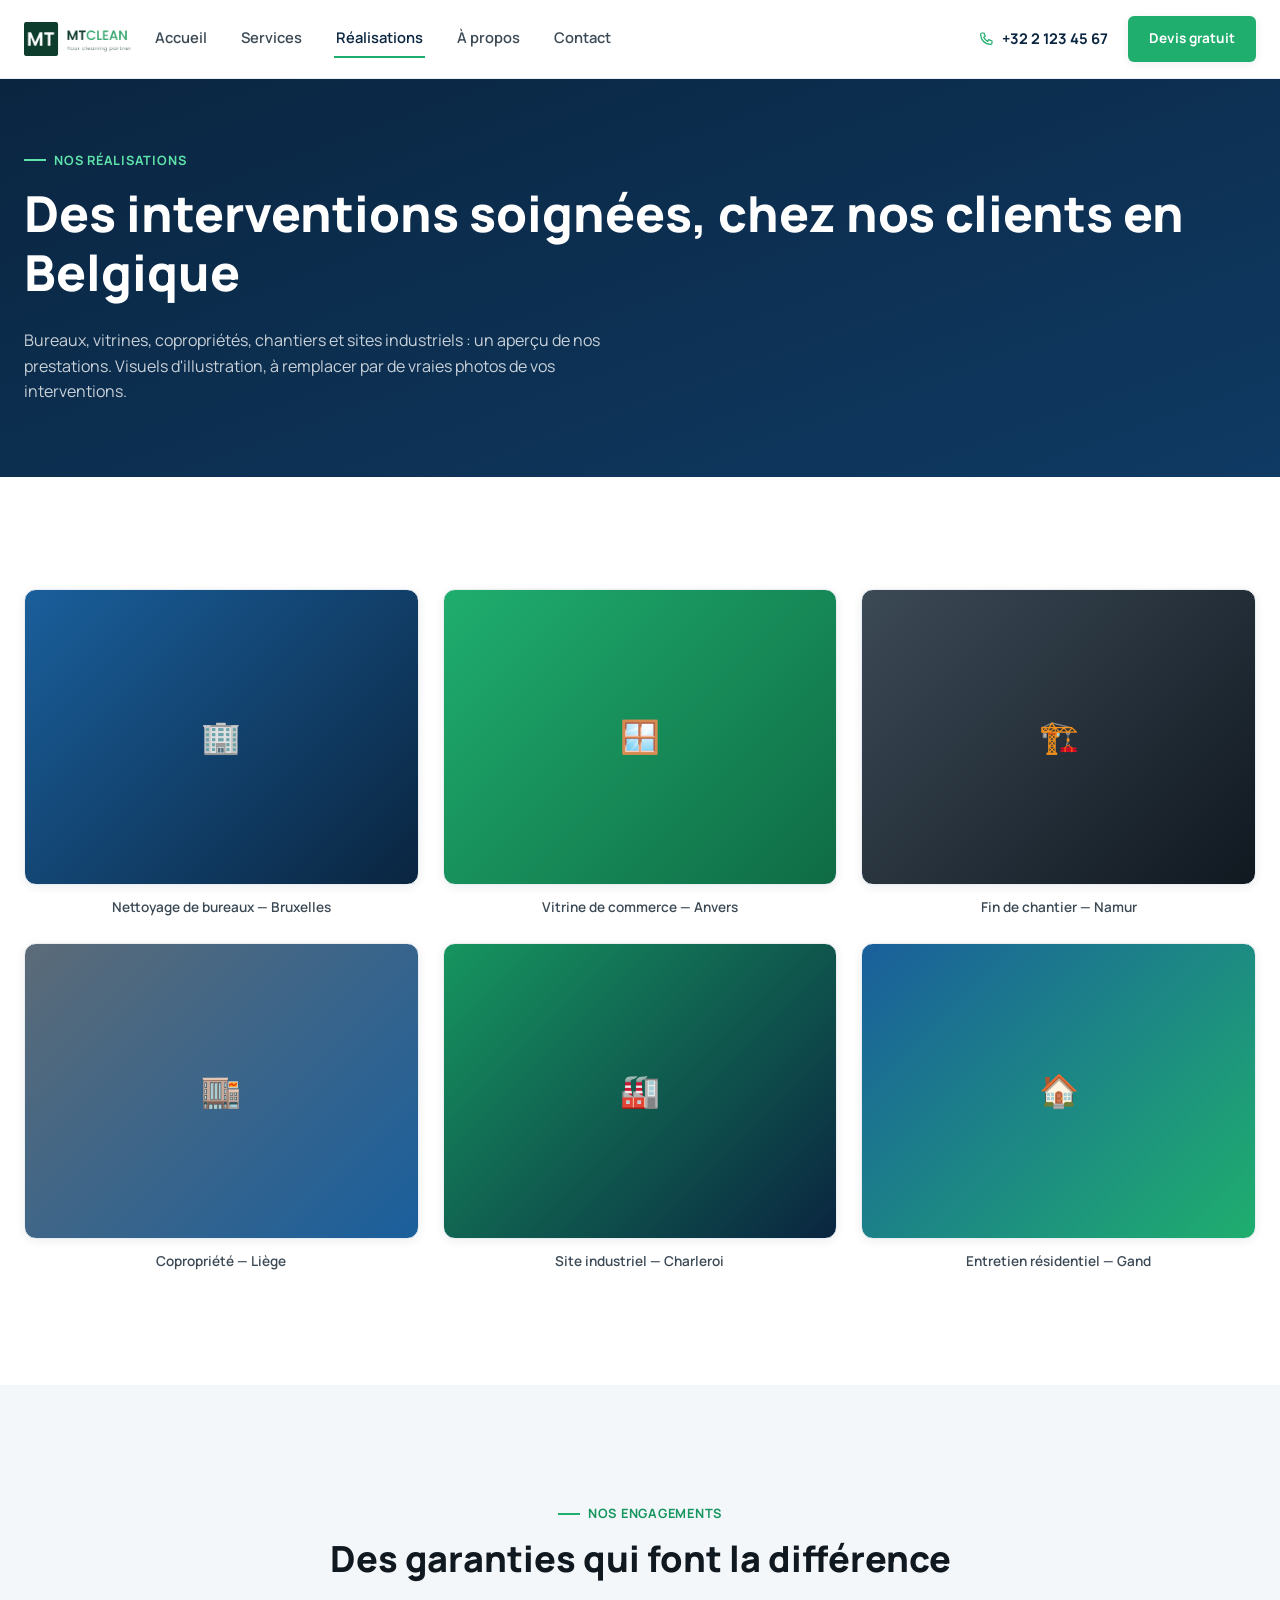
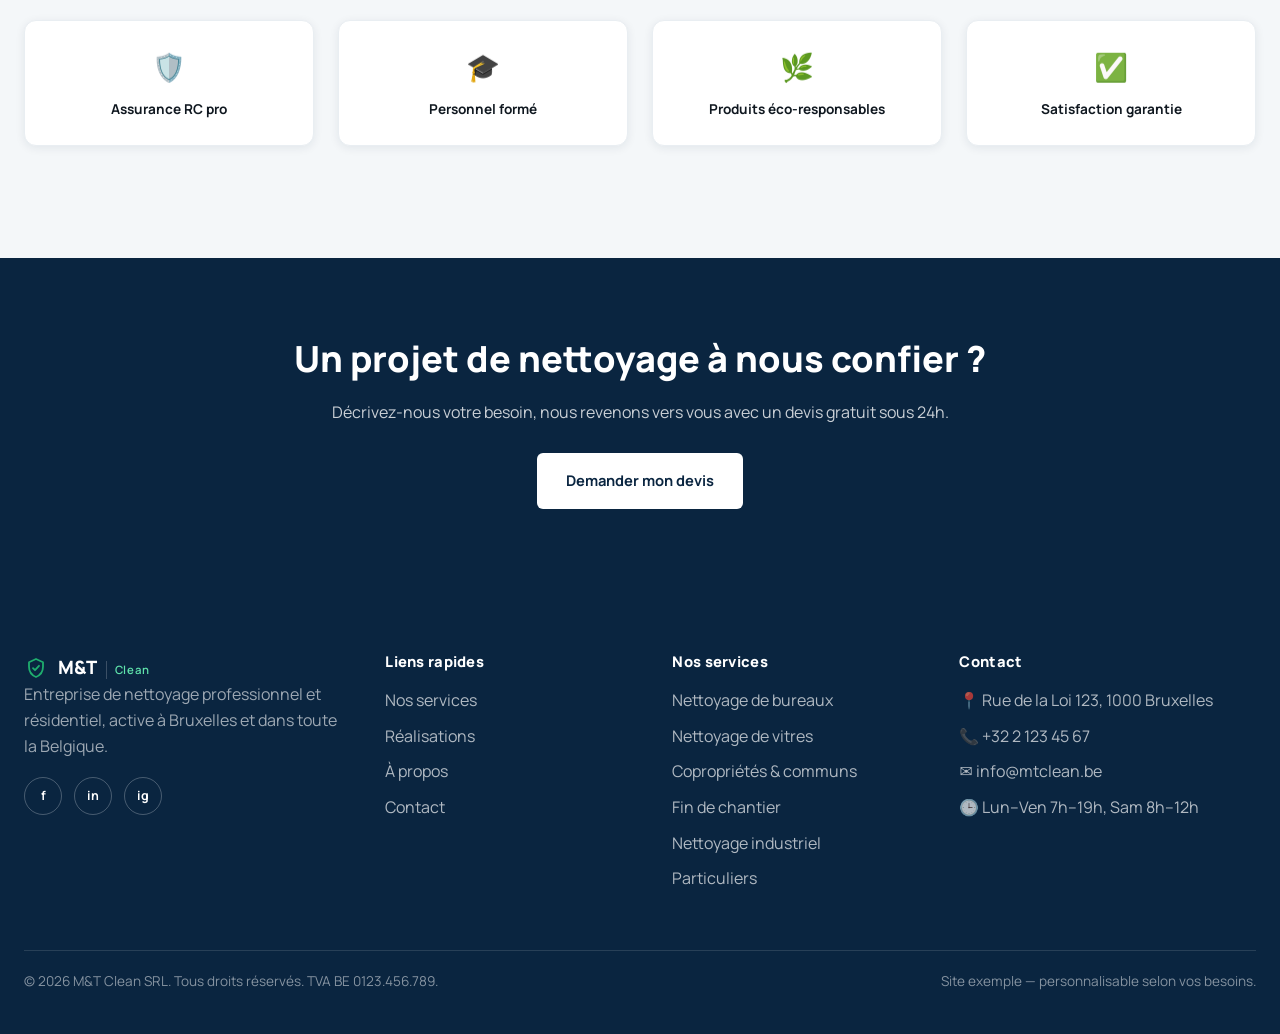
<file: realisations.html>
<!DOCTYPE html>
<html lang="fr">
<head>
  <meta charset="UTF-8">
  <meta name="viewport" content="width=device-width, initial-scale=1.0">
  <title>Nos réalisations | M&amp;T Clean</title>
  <meta name="description" content="Découvrez des exemples d'interventions M&amp;T Clean : bureaux, vitrines, copropriétés, fin de chantier et sites industriels en Belgique.">
  <link rel="icon" href="data:image/svg+xml,<svg xmlns='http://www.w3.org/2000/svg' viewBox='0 0 100 100'><text y='.9em' font-size='90'>🧼</text></svg>">
  <link rel="preconnect" href="https://fonts.googleapis.com">
  <link rel="preconnect" href="https://fonts.gstatic.com" crossorigin>
  <link href="https://fonts.googleapis.com/css2?family=Manrope:wght@400;500;600;700;800&display=swap" rel="stylesheet">
  <link rel="stylesheet" href="assets/css/style.css">
</head>
<body>
  <a href="#main" class="skip-link">Aller au contenu principal</a>

  <header class="navbar_component">
    <div class="padding-global">
      <div class="container-large">
        <div class="navbar_container">
          <a href="index.html" class="navbar_logo-link">
            <img src="assets/images/logo.webp" alt="MT Clean" class="navbar_logo-image">
          </a>
          <nav class="navbar_menu" aria-label="Navigation principale">
            <a href="index.html" class="navbar_link">Accueil</a>
            <a href="services.html" class="navbar_link">Services</a>
            <a href="realisations.html" class="navbar_link">Réalisations</a>
            <a href="a-propos.html" class="navbar_link">À propos</a>
            <a href="contact.html" class="navbar_link">Contact</a>
          </nav>
          <div class="navbar_button-wrapper">
            <a href="tel:+3221234567" class="navbar_phone"><svg viewBox="0 0 24 24" width="16" height="16" fill="none" stroke="currentColor" stroke-width="1.8" stroke-linecap="round" stroke-linejoin="round"><path d="M6 3h3l2 5-2.5 1.5a12 12 0 006 6L16 13l5 2v3a2 2 0 01-2 2C10.5 20 4 13.5 4 5a2 2 0 012-2z"/></svg> +32 2 123 45 67</a>
            <a href="contact.html" class="button is-primary is-small">Devis gratuit</a>
            <button class="menu-button" id="menu-button" aria-label="Ouvrir le menu" aria-expanded="false" aria-controls="navbar-menu">
              <span></span><span></span><span></span>
            </button>
          </div>
        </div>
      </div>
    </div>
  </header>

  <main id="main" class="page-wrapper">
    <section class="page-hero_component">
      <div class="padding-global">
        <div class="container-large">
          <p class="eyebrow">Nos réalisations</p>
          <h1>Des interventions soignées, chez nos clients en Belgique</h1>
          <p>Bureaux, vitrines, copropriétés, chantiers et sites industriels : un aperçu de nos prestations. Visuels d'illustration, à remplacer par de vraies photos de vos interventions.</p>
        </div>
      </div>
    </section>

    <section class="padding-section-large">
      <div class="padding-global">
        <div class="container-large">
          <div class="gallery-grid">
            <figure class="gallery-item">
              <div class="gallery-placeholder ph-1" aria-hidden="true">🏢</div>
              <figcaption>Nettoyage de bureaux — Bruxelles</figcaption>
            </figure>
            <figure class="gallery-item">
              <div class="gallery-placeholder ph-2" aria-hidden="true">🪟</div>
              <figcaption>Vitrine de commerce — Anvers</figcaption>
            </figure>
            <figure class="gallery-item">
              <div class="gallery-placeholder ph-3" aria-hidden="true">🏗️</div>
              <figcaption>Fin de chantier — Namur</figcaption>
            </figure>
            <figure class="gallery-item">
              <div class="gallery-placeholder ph-4" aria-hidden="true">🏬</div>
              <figcaption>Copropriété — Liège</figcaption>
            </figure>
            <figure class="gallery-item">
              <div class="gallery-placeholder ph-5" aria-hidden="true">🏭</div>
              <figcaption>Site industriel — Charleroi</figcaption>
            </figure>
            <figure class="gallery-item">
              <div class="gallery-placeholder ph-6" aria-hidden="true">🏠</div>
              <figcaption>Entretien résidentiel — Gand</figcaption>
            </figure>
          </div>
        </div>
      </div>
    </section>

    <section class="padding-section-large section_alternate">
      <div class="padding-global">
        <div class="container-large">
          <div class="section_head is-center margin-bottom-large align-center">
            <p class="eyebrow">Nos engagements</p>
            <h2>Des garanties qui font la différence</h2>
          </div>
          <div class="grid-layout is-4-col">
            <div class="badge-item">🛡️<span>Assurance RC pro</span></div>
            <div class="badge-item">🎓<span>Personnel formé</span></div>
            <div class="badge-item">🌿<span>Produits éco-responsables</span></div>
            <div class="badge-item">✅<span>Satisfaction garantie</span></div>
          </div>
        </div>
      </div>
    </section>

    <section class="padding-section-medium section_dark">
      <div class="padding-global">
        <div class="container-medium">
          <div class="cta_wrapper">
            <h2>Un projet de nettoyage à nous confier ?</h2>
            <p>Décrivez-nous votre besoin, nous revenons vers vous avec un devis gratuit sous 24h.</p>
            <div class="cta_button-group">
              <a href="contact.html" class="button is-alternate">Demander mon devis</a>
            </div>
          </div>
        </div>
      </div>
    </section>
  </main>

  <footer class="footer_component">
    <div class="padding-global">
      <div class="container-large">
        <div class="footer_top-wrapper">
          <div class="footer_column">
            <a href="index.html" class="navbar_logo-link">
              <span class="navbar_logo-icon" aria-hidden="true"><svg viewBox="0 0 24 24" width="24" height="24" fill="none" stroke="currentColor" stroke-width="1.8" stroke-linecap="round" stroke-linejoin="round"><path d="M12 3l7 3.2v4.6c0 4.7-3 8.6-7 10.2-4-1.6-7-5.5-7-10.2V6.2z"/><path d="M9 12.2l2 2 4-4.4"/></svg></span>
              <span class="navbar_logo-word">M&amp;T<em>Clean</em></span>
            </a>
            <p class="margin-bottom-small">Entreprise de nettoyage professionnel et résidentiel, active à Bruxelles et dans toute la Belgique.</p>
            <div class="footer_socials" aria-hidden="true">
              <a href="#">f</a><a href="#">in</a><a href="#">ig</a>
            </div>
          </div>
          <div class="footer_column">
            <h4>Liens rapides</h4>
            <ul>
              <li><a href="services.html">Nos services</a></li>
              <li><a href="realisations.html">Réalisations</a></li>
              <li><a href="a-propos.html">À propos</a></li>
              <li><a href="contact.html">Contact</a></li>
            </ul>
          </div>
          <div class="footer_column">
            <h4>Nos services</h4>
            <ul>
              <li>Nettoyage de bureaux</li>
              <li>Nettoyage de vitres</li>
              <li>Copropriétés &amp; communs</li>
              <li>Fin de chantier</li>
              <li>Nettoyage industriel</li>
              <li>Particuliers</li>
            </ul>
          </div>
          <div class="footer_column">
            <h4>Contact</h4>
            <ul>
              <li>📍 Rue de la Loi 123, 1000 Bruxelles</li>
              <li>📞 <a href="tel:+3221234567">+32 2 123 45 67</a></li>
              <li>✉️ <a href="mailto:info@mtclean.be">info@mtclean.be</a></li>
              <li>🕒 Lun–Ven 7h–19h, Sam 8h–12h</li>
            </ul>
          </div>
        </div>
        <div class="footer_bottom-wrapper">
          <p>&copy; 2026 M&amp;T Clean SRL. Tous droits réservés. TVA BE 0123.456.789.</p>
          <p>Site exemple — personnalisable selon vos besoins.</p>
        </div>
      </div>
    </div>
  </footer>

  <script src="assets/js/main.js"></script>
</body>
</html>
</file>
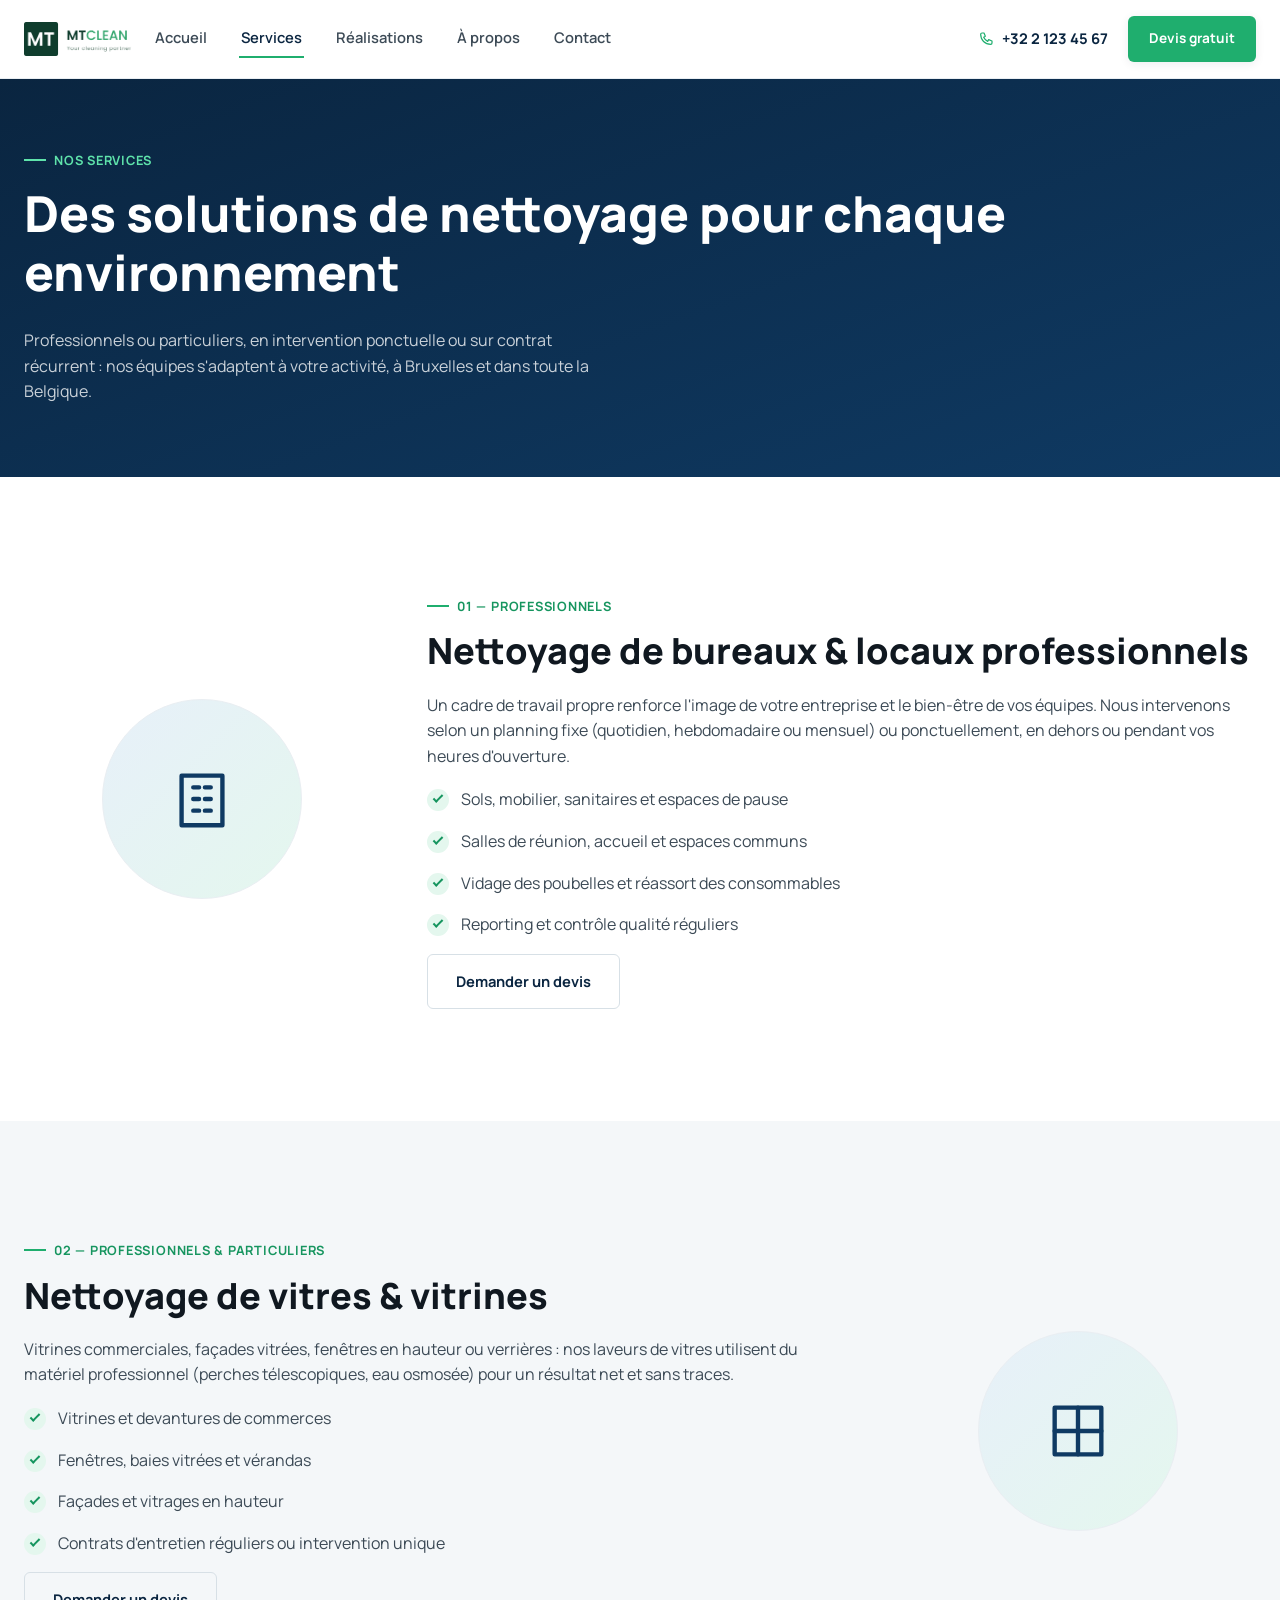
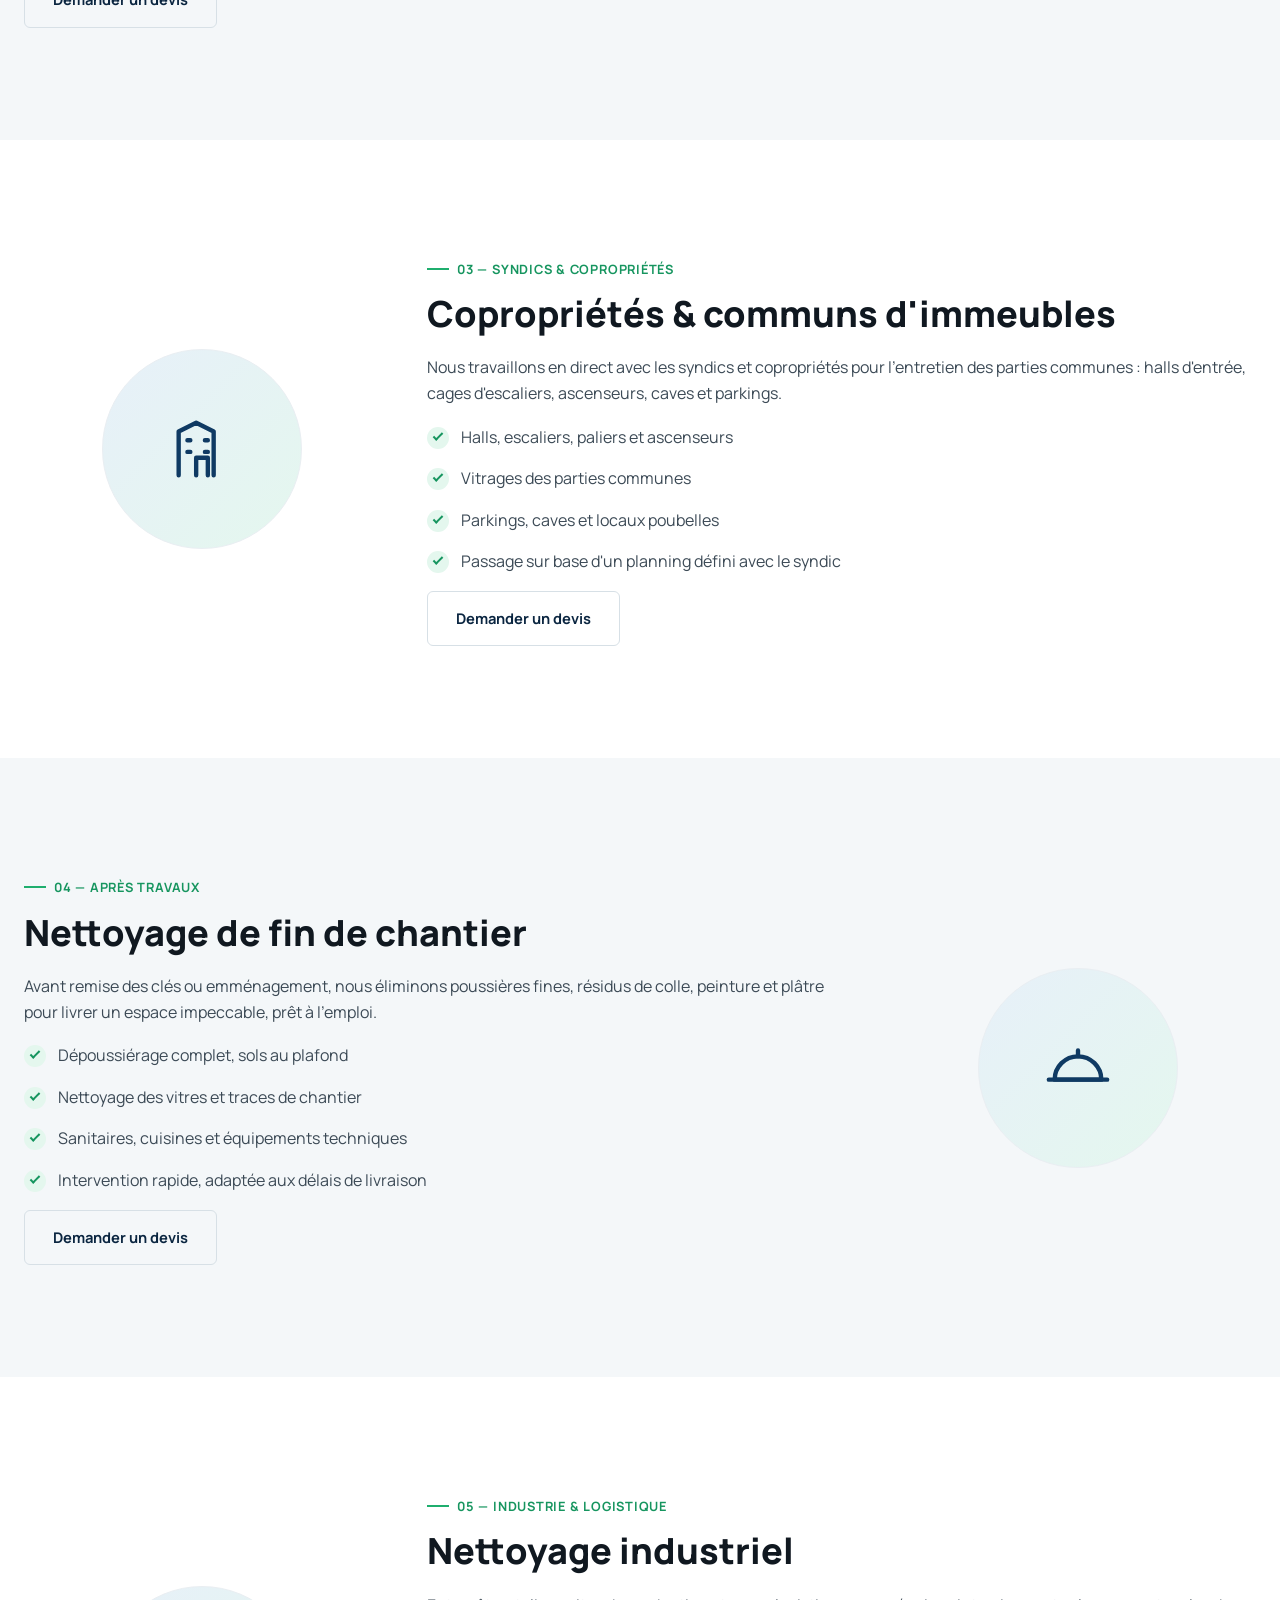
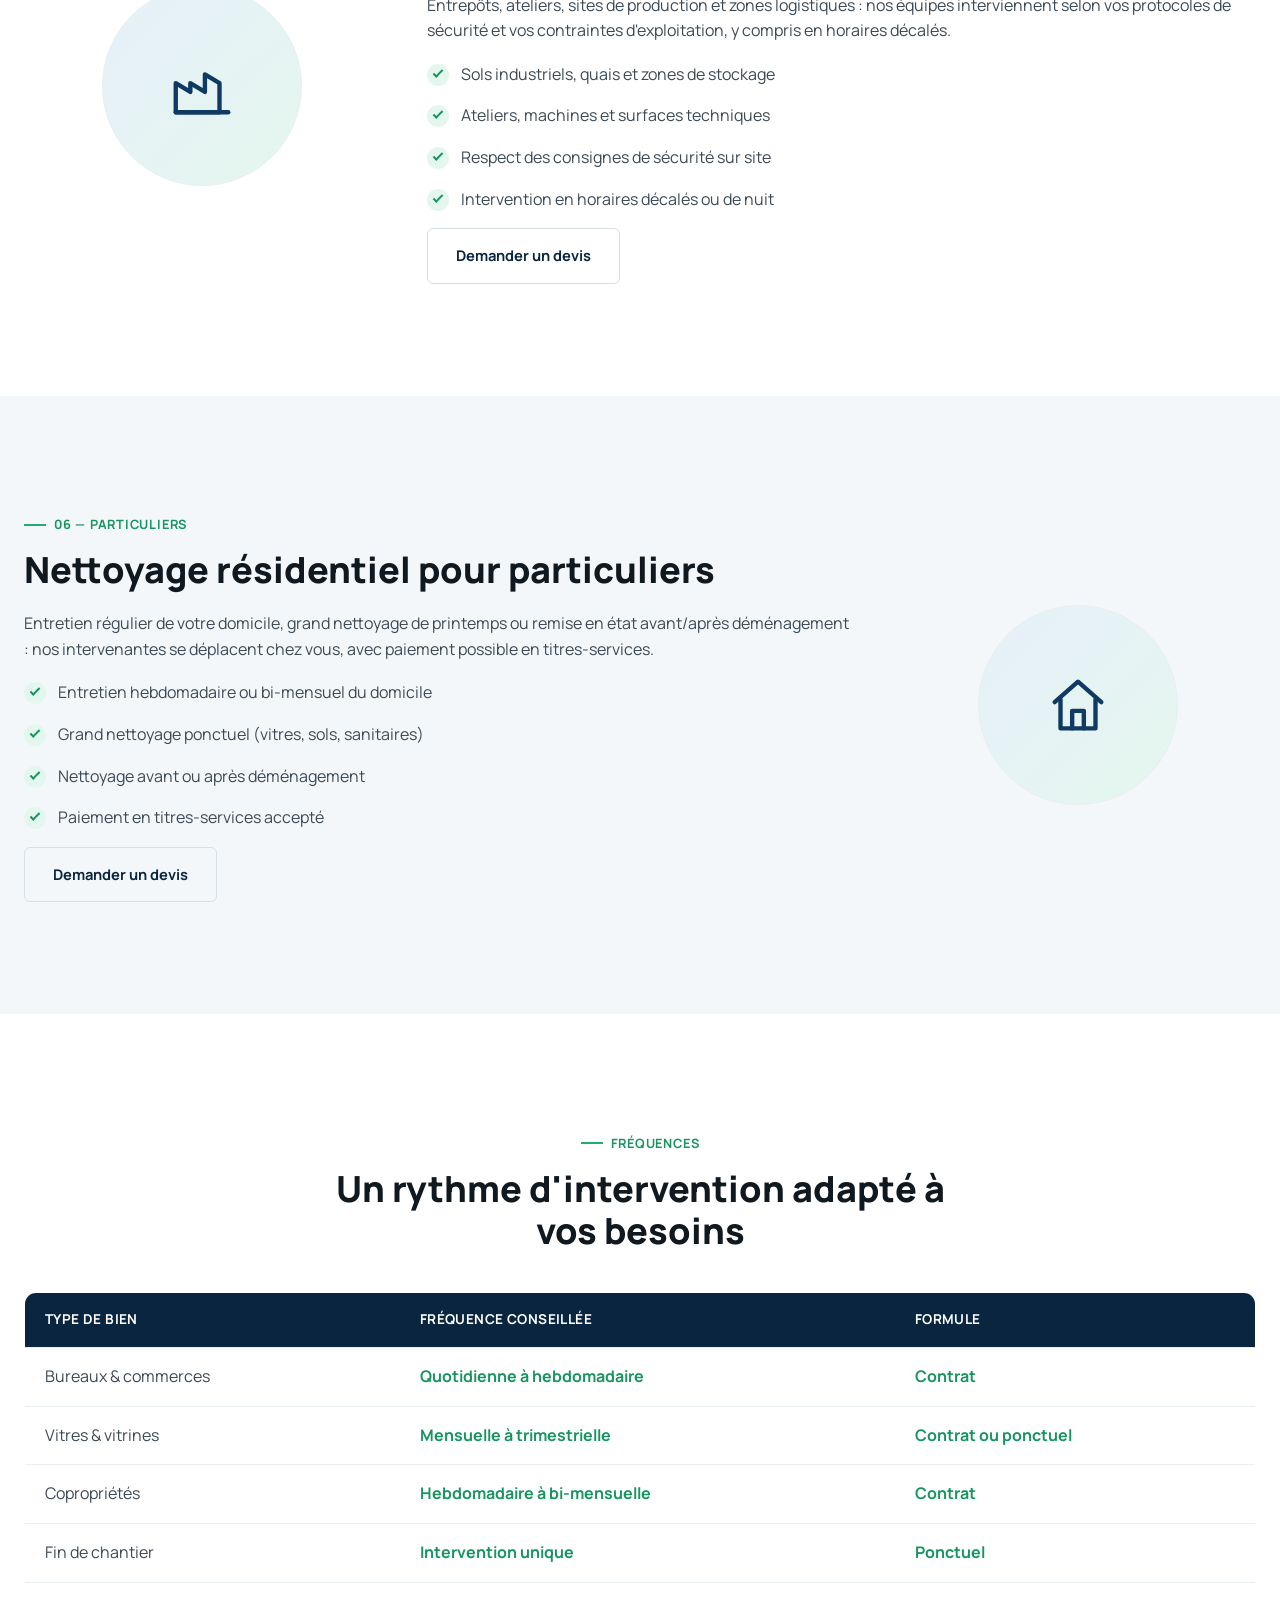
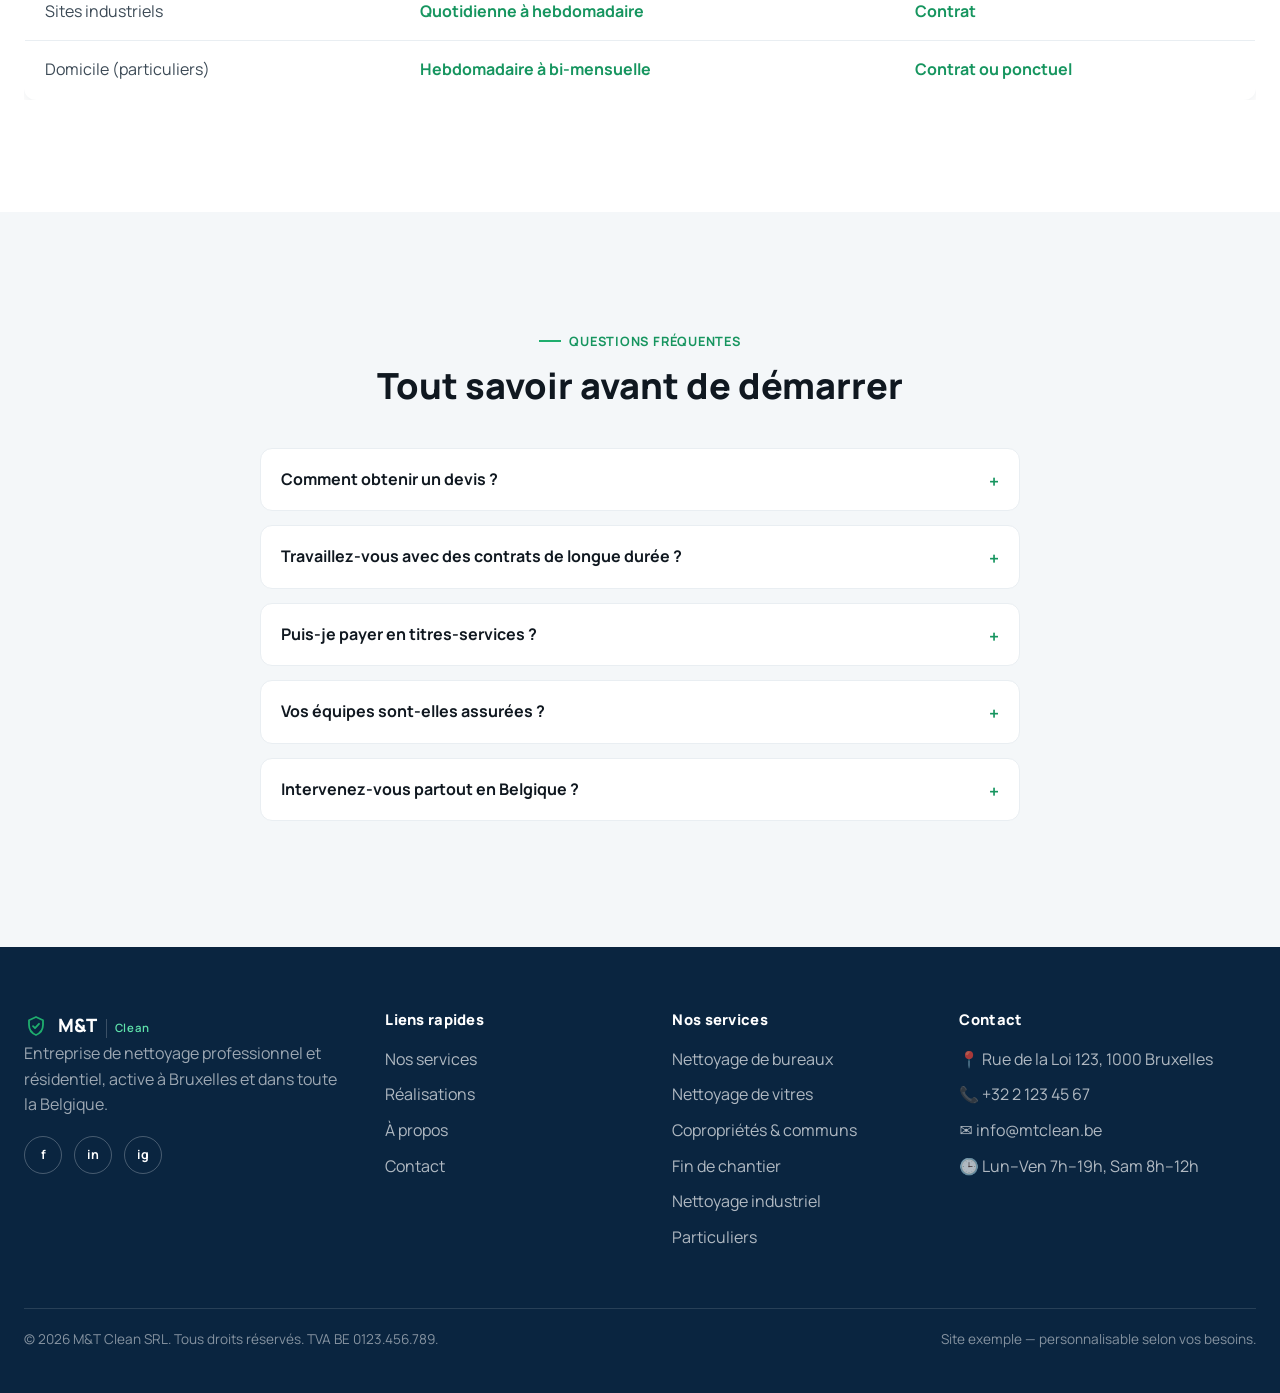
<file: services.html>
<!DOCTYPE html>
<html lang="fr">
<head>
  <meta charset="UTF-8">
  <meta name="viewport" content="width=device-width, initial-scale=1.0">
  <title>Nos services | M&amp;T Clean</title>
  <meta name="description" content="Bureaux, vitres, copropriétés, fin de chantier, industriel, particuliers : découvrez tous les services de nettoyage de M&amp;T Clean en Belgique.">
  <link rel="icon" href="data:image/svg+xml,<svg xmlns='http://www.w3.org/2000/svg' viewBox='0 0 100 100'><text y='.9em' font-size='90'>🧼</text></svg>">
  <link rel="preconnect" href="https://fonts.googleapis.com">
  <link rel="preconnect" href="https://fonts.gstatic.com" crossorigin>
  <link href="https://fonts.googleapis.com/css2?family=Manrope:wght@400;500;600;700;800&display=swap" rel="stylesheet">
  <link rel="stylesheet" href="assets/css/style.css">
</head>
<body>
  <a href="#main" class="skip-link">Aller au contenu principal</a>

  <header class="navbar_component">
    <div class="padding-global">
      <div class="container-large">
        <div class="navbar_container">
          <a href="index.html" class="navbar_logo-link">
            <img src="assets/images/logo.webp" alt="MT Clean" class="navbar_logo-image">
          </a>
          <nav class="navbar_menu" aria-label="Navigation principale">
            <a href="index.html" class="navbar_link">Accueil</a>
            <a href="services.html" class="navbar_link">Services</a>
            <a href="realisations.html" class="navbar_link">Réalisations</a>
            <a href="a-propos.html" class="navbar_link">À propos</a>
            <a href="contact.html" class="navbar_link">Contact</a>
          </nav>
          <div class="navbar_button-wrapper">
            <a href="tel:+3221234567" class="navbar_phone"><svg viewBox="0 0 24 24" width="16" height="16" fill="none" stroke="currentColor" stroke-width="1.8" stroke-linecap="round" stroke-linejoin="round"><path d="M6 3h3l2 5-2.5 1.5a12 12 0 006 6L16 13l5 2v3a2 2 0 01-2 2C10.5 20 4 13.5 4 5a2 2 0 012-2z"/></svg> +32 2 123 45 67</a>
            <a href="contact.html" class="button is-primary is-small">Devis gratuit</a>
            <button class="menu-button" id="menu-button" aria-label="Ouvrir le menu" aria-expanded="false" aria-controls="navbar-menu">
              <span></span><span></span><span></span>
            </button>
          </div>
        </div>
      </div>
    </div>
  </header>

  <main id="main" class="page-wrapper">
    <section class="page-hero_component">
      <div class="padding-global">
        <div class="container-large">
          <p class="eyebrow">Nos services</p>
          <h1>Des solutions de nettoyage pour chaque environnement</h1>
          <p>Professionnels ou particuliers, en intervention ponctuelle ou sur contrat récurrent : nos équipes s'adaptent à votre activité, à Bruxelles et dans toute la Belgique.</p>
        </div>
      </div>
    </section>

    <section class="padding-section-large" id="bureaux">
      <div class="padding-global">
        <div class="container-large">
          <div class="service-detail_layout">
            <div class="service-detail_visual" aria-hidden="true"><svg viewBox="0 0 24 24" width="70" height="70" fill="none" stroke="currentColor" stroke-width="1.5" stroke-linecap="round" stroke-linejoin="round"><rect x="5" y="4" width="14" height="17"/><path d="M9 8h2M13 8h2M9 12h2M13 12h2M9 16h2M13 16h2"/></svg></div>
            <div class="service-detail_text">
              <p class="eyebrow">01 — Professionnels</p>
              <h2>Nettoyage de bureaux &amp; locaux professionnels</h2>
              <p>Un cadre de travail propre renforce l'image de votre entreprise et le bien-être de vos équipes. Nous intervenons selon un planning fixe (quotidien, hebdomadaire ou mensuel) ou ponctuellement, en dehors ou pendant vos heures d'ouverture.</p>
              <ul class="check-list service-detail_list">
                <li>Sols, mobilier, sanitaires et espaces de pause</li>
                <li>Salles de réunion, accueil et espaces communs</li>
                <li>Vidage des poubelles et réassort des consommables</li>
                <li>Reporting et contrôle qualité réguliers</li>
              </ul>
              <a href="contact.html" class="button is-secondary">Demander un devis</a>
            </div>
          </div>
        </div>
      </div>
    </section>

    <section class="padding-section-large section_alternate" id="vitres">
      <div class="padding-global">
        <div class="container-large">
          <div class="service-detail_layout is-reverse">
            <div class="service-detail_visual" aria-hidden="true"><svg viewBox="0 0 24 24" width="70" height="70" fill="none" stroke="currentColor" stroke-width="1.5" stroke-linecap="round" stroke-linejoin="round"><rect x="4" y="4" width="16" height="16"/><path d="M12 4v16M4 12h16"/></svg></div>
            <div class="service-detail_text">
              <p class="eyebrow">02 — Professionnels &amp; particuliers</p>
              <h2>Nettoyage de vitres &amp; vitrines</h2>
              <p>Vitrines commerciales, façades vitrées, fenêtres en hauteur ou verrières : nos laveurs de vitres utilisent du matériel professionnel (perches télescopiques, eau osmosée) pour un résultat net et sans traces.</p>
              <ul class="check-list service-detail_list">
                <li>Vitrines et devantures de commerces</li>
                <li>Fenêtres, baies vitrées et vérandas</li>
                <li>Façades et vitrages en hauteur</li>
                <li>Contrats d'entretien réguliers ou intervention unique</li>
              </ul>
              <a href="contact.html" class="button is-secondary">Demander un devis</a>
            </div>
          </div>
        </div>
      </div>
    </section>

    <section class="padding-section-large" id="coproprietes">
      <div class="padding-global">
        <div class="container-large">
          <div class="service-detail_layout">
            <div class="service-detail_visual" aria-hidden="true"><svg viewBox="0 0 24 24" width="70" height="70" fill="none" stroke="currentColor" stroke-width="1.5" stroke-linecap="round" stroke-linejoin="round"><path d="M4 21V6l6-3 6 3v15"/><path d="M10 21v-6h4v6"/><path d="M7 9h1M7 13h1M13 9h1M13 13h1"/></svg></div>
            <div class="service-detail_text">
              <p class="eyebrow">03 — Syndics &amp; copropriétés</p>
              <h2>Copropriétés &amp; communs d'immeubles</h2>
              <p>Nous travaillons en direct avec les syndics et copropriétés pour l'entretien des parties communes : halls d'entrée, cages d'escaliers, ascenseurs, caves et parkings.</p>
              <ul class="check-list service-detail_list">
                <li>Halls, escaliers, paliers et ascenseurs</li>
                <li>Vitrages des parties communes</li>
                <li>Parkings, caves et locaux poubelles</li>
                <li>Passage sur base d'un planning défini avec le syndic</li>
              </ul>
              <a href="contact.html" class="button is-secondary">Demander un devis</a>
            </div>
          </div>
        </div>
      </div>
    </section>

    <section class="padding-section-large section_alternate" id="chantier">
      <div class="padding-global">
        <div class="container-large">
          <div class="service-detail_layout is-reverse">
            <div class="service-detail_visual" aria-hidden="true"><svg viewBox="0 0 24 24" width="70" height="70" fill="none" stroke="currentColor" stroke-width="1.5" stroke-linecap="round" stroke-linejoin="round"><path d="M4 16a8 8 0 0116 0z"/><path d="M2 16h20"/><path d="M12 8V6"/></svg></div>
            <div class="service-detail_text">
              <p class="eyebrow">04 — Après travaux</p>
              <h2>Nettoyage de fin de chantier</h2>
              <p>Avant remise des clés ou emménagement, nous éliminons poussières fines, résidus de colle, peinture et plâtre pour livrer un espace impeccable, prêt à l'emploi.</p>
              <ul class="check-list service-detail_list">
                <li>Dépoussiérage complet, sols au plafond</li>
                <li>Nettoyage des vitres et traces de chantier</li>
                <li>Sanitaires, cuisines et équipements techniques</li>
                <li>Intervention rapide, adaptée aux délais de livraison</li>
              </ul>
              <a href="contact.html" class="button is-secondary">Demander un devis</a>
            </div>
          </div>
        </div>
      </div>
    </section>

    <section class="padding-section-large" id="industriel">
      <div class="padding-global">
        <div class="container-large">
          <div class="service-detail_layout">
            <div class="service-detail_visual" aria-hidden="true"><svg viewBox="0 0 24 24" width="70" height="70" fill="none" stroke="currentColor" stroke-width="1.5" stroke-linecap="round" stroke-linejoin="round"><path d="M3 21V11l5 3v-3l5 3V8l5 3v10z"/><path d="M3 21h18"/></svg></div>
            <div class="service-detail_text">
              <p class="eyebrow">05 — Industrie &amp; logistique</p>
              <h2>Nettoyage industriel</h2>
              <p>Entrepôts, ateliers, sites de production et zones logistiques : nos équipes interviennent selon vos protocoles de sécurité et vos contraintes d'exploitation, y compris en horaires décalés.</p>
              <ul class="check-list service-detail_list">
                <li>Sols industriels, quais et zones de stockage</li>
                <li>Ateliers, machines et surfaces techniques</li>
                <li>Respect des consignes de sécurité sur site</li>
                <li>Intervention en horaires décalés ou de nuit</li>
              </ul>
              <a href="contact.html" class="button is-secondary">Demander un devis</a>
            </div>
          </div>
        </div>
      </div>
    </section>

    <section class="padding-section-large section_alternate" id="particuliers">
      <div class="padding-global">
        <div class="container-large">
          <div class="service-detail_layout is-reverse">
            <div class="service-detail_visual" aria-hidden="true"><svg viewBox="0 0 24 24" width="70" height="70" fill="none" stroke="currentColor" stroke-width="1.5" stroke-linecap="round" stroke-linejoin="round"><path d="M4 11l8-7 8 7"/><path d="M6 10v10h12V10"/><path d="M10 20v-6h4v6"/></svg></div>
            <div class="service-detail_text">
              <p class="eyebrow">06 — Particuliers</p>
              <h2>Nettoyage résidentiel pour particuliers</h2>
              <p>Entretien régulier de votre domicile, grand nettoyage de printemps ou remise en état avant/après déménagement : nos intervenantes se déplacent chez vous, avec paiement possible en titres-services.</p>
              <ul class="check-list service-detail_list">
                <li>Entretien hebdomadaire ou bi-mensuel du domicile</li>
                <li>Grand nettoyage ponctuel (vitres, sols, sanitaires)</li>
                <li>Nettoyage avant ou après déménagement</li>
                <li>Paiement en titres-services accepté</li>
              </ul>
              <a href="contact.html" class="button is-secondary">Demander un devis</a>
            </div>
          </div>
        </div>
      </div>
    </section>

    <section class="padding-section-large">
      <div class="padding-global">
        <div class="container-large">
          <div class="section_head is-center margin-bottom-large align-center">
            <p class="eyebrow">Fréquences</p>
            <h2>Un rythme d'intervention adapté à vos besoins</h2>
          </div>
          <div class="table-wrap">
            <table class="comparison-table">
              <thead>
                <tr><th>Type de bien</th><th>Fréquence conseillée</th><th>Formule</th></tr>
              </thead>
              <tbody>
                <tr><td>Bureaux &amp; commerces</td><td>Quotidienne à hebdomadaire</td><td>Contrat</td></tr>
                <tr><td>Vitres &amp; vitrines</td><td>Mensuelle à trimestrielle</td><td>Contrat ou ponctuel</td></tr>
                <tr><td>Copropriétés</td><td>Hebdomadaire à bi-mensuelle</td><td>Contrat</td></tr>
                <tr><td>Fin de chantier</td><td>Intervention unique</td><td>Ponctuel</td></tr>
                <tr><td>Sites industriels</td><td>Quotidienne à hebdomadaire</td><td>Contrat</td></tr>
                <tr><td>Domicile (particuliers)</td><td>Hebdomadaire à bi-mensuelle</td><td>Contrat ou ponctuel</td></tr>
              </tbody>
            </table>
          </div>
        </div>
      </div>
    </section>

    <section class="padding-section-large section_alternate">
      <div class="padding-global">
        <div class="container-large">
          <div class="section_head is-center margin-bottom-large align-center">
            <p class="eyebrow">Questions fréquentes</p>
            <h2>Tout savoir avant de démarrer</h2>
          </div>
          <div class="faq-list align-center">
            <details class="faq-item">
              <summary>Comment obtenir un devis ?</summary>
              <p>Contactez-nous par téléphone, e-mail ou via le formulaire de contact. Nous évaluons vos besoins, si nécessaire lors d'une visite sur place, et vous envoyons un devis gratuit sous 24h.</p>
            </details>
            <details class="faq-item">
              <summary>Travaillez-vous avec des contrats de longue durée ?</summary>
              <p>Oui, mais sans engagement imposé : nos contrats sont flexibles et résiliables avec un préavis raisonnable, selon vos besoins réels.</p>
            </details>
            <details class="faq-item">
              <summary>Puis-je payer en titres-services ?</summary>
              <p>Oui, pour l'entretien du domicile des particuliers, le paiement en titres-services est accepté selon les conditions en vigueur.</p>
            </details>
            <details class="faq-item">
              <summary>Vos équipes sont-elles assurées ?</summary>
              <p>Oui, tout notre personnel est couvert par une assurance responsabilité civile professionnelle et formé aux protocoles d'hygiène et de sécurité.</p>
            </details>
            <details class="faq-item">
              <summary>Intervenez-vous partout en Belgique ?</summary>
              <p>Nous intervenons principalement à Bruxelles, en Wallonie et dans les grandes villes flamandes. Contactez-nous pour vérifier notre couverture dans votre région.</p>
            </details>
          </div>
        </div>
      </div>
    </section>
  </main>

  <footer class="footer_component">
    <div class="padding-global">
      <div class="container-large">
        <div class="footer_top-wrapper">
          <div class="footer_column">
            <a href="index.html" class="navbar_logo-link">
              <span class="navbar_logo-icon" aria-hidden="true"><svg viewBox="0 0 24 24" width="24" height="24" fill="none" stroke="currentColor" stroke-width="1.8" stroke-linecap="round" stroke-linejoin="round"><path d="M12 3l7 3.2v4.6c0 4.7-3 8.6-7 10.2-4-1.6-7-5.5-7-10.2V6.2z"/><path d="M9 12.2l2 2 4-4.4"/></svg></span>
              <span class="navbar_logo-word">M&amp;T<em>Clean</em></span>
            </a>
            <p class="margin-bottom-small">Entreprise de nettoyage professionnel et résidentiel, active à Bruxelles et dans toute la Belgique.</p>
            <div class="footer_socials" aria-hidden="true">
              <a href="#">f</a><a href="#">in</a><a href="#">ig</a>
            </div>
          </div>
          <div class="footer_column">
            <h4>Liens rapides</h4>
            <ul>
              <li><a href="services.html">Nos services</a></li>
              <li><a href="realisations.html">Réalisations</a></li>
              <li><a href="a-propos.html">À propos</a></li>
              <li><a href="contact.html">Contact</a></li>
            </ul>
          </div>
          <div class="footer_column">
            <h4>Nos services</h4>
            <ul>
              <li>Nettoyage de bureaux</li>
              <li>Nettoyage de vitres</li>
              <li>Copropriétés &amp; communs</li>
              <li>Fin de chantier</li>
              <li>Nettoyage industriel</li>
              <li>Particuliers</li>
            </ul>
          </div>
          <div class="footer_column">
            <h4>Contact</h4>
            <ul>
              <li>📍 Rue de la Loi 123, 1000 Bruxelles</li>
              <li>📞 <a href="tel:+3221234567">+32 2 123 45 67</a></li>
              <li>✉️ <a href="mailto:info@mtclean.be">info@mtclean.be</a></li>
              <li>🕒 Lun–Ven 7h–19h, Sam 8h–12h</li>
            </ul>
          </div>
        </div>
        <div class="footer_bottom-wrapper">
          <p>&copy; 2026 M&amp;T Clean SRL. Tous droits réservés. TVA BE 0123.456.789.</p>
          <p>Site exemple — personnalisable selon vos besoins.</p>
        </div>
      </div>
    </div>
  </footer>

  <script src="assets/js/main.js"></script>
</body>
</html>
</file>
<file: assets/css/style.css>
/* ==========================================================================
   M&T Clean — Entreprise de nettoyage (Belgique)
   Architecture de classes façon Client-First (Finsweet)
   ========================================================================== */

:root {
  /* Couleurs de marque */
  --color--primary-900: #0a2540;
  --color--primary-700: #0f3a63;
  --color--primary-500: #1a5f9c;
  --color--primary-100: #e7f0f9;

  --color--accent-600: #16955f;
  --color--accent-500: #1fae6e;
  --color--accent-100: #e4f7ee;

  --color--neutral-900: #101820;
  --color--neutral-700: #3c4a56;
  --color--neutral-600: #5c6b78;
  --color--neutral-300: #d7e0e6;
  --color--neutral-200: #e9eef2;
  --color--neutral-100: #f4f7f9;
  --color--white: #ffffff;

  --shadow-sm: 0 2px 10px rgba(10, 37, 64, 0.08);
  --shadow-md: 0 18px 40px rgba(10, 37, 64, 0.14);
  --radius-sm: 6px;
  --radius-md: 12px;
  --radius-lg: 20px;
}

*, *::before, *::after { box-sizing: border-box; }

html { scroll-behavior: smooth; }

body {
  margin: 0;
  font-family: 'Manrope', system-ui, -apple-system, sans-serif;
  color: var(--color--neutral-700);
  background: var(--color--white);
  line-height: 1.6;
  -webkit-font-smoothing: antialiased;
}

h1, h2, h3, h4 {
  font-family: 'Manrope', system-ui, sans-serif;
  color: var(--color--neutral-900);
  line-height: 1.18;
  font-weight: 800;
  margin: 0 0 0.55em;
}

h1 { font-size: clamp(2.1rem, 4vw, 3.1rem); }
h2 { font-size: clamp(1.6rem, 3vw, 2.25rem); }
h3 { font-size: 1.2rem; font-weight: 700; }

p { margin: 0 0 1em; }

a { color: var(--color--primary-500); text-decoration: none; }
a:hover { color: var(--color--primary-700); }

ul { list-style: none; margin: 0; padding: 0; }

img, svg { max-width: 100%; display: block; }

:focus-visible {
  outline: 2px solid var(--color--accent-500);
  outline-offset: 2px;
}

/* ==========================================================================
   Layout utilities (Client-First)
   ========================================================================== */
.page-wrapper { overflow: hidden; }

.padding-global { padding-left: 24px; padding-right: 24px; }

.container-large { width: 100%; max-width: 1280px; margin: 0 auto; }
.container-medium { width: 100%; max-width: 992px; margin: 0 auto; }
.container-small { width: 100%; max-width: 700px; margin: 0 auto; }

.padding-section-large { padding-top: 112px; padding-bottom: 112px; }
.padding-section-medium { padding-top: 80px; padding-bottom: 80px; }
.padding-section-small { padding-top: 48px; padding-bottom: 48px; }

.section_alternate { background: var(--color--neutral-100); }
.section_dark { background: var(--color--primary-900); color: rgba(255,255,255,0.78); }
.section_dark h2, .section_dark h3 { color: var(--color--white); }

/* Grid layout */
.grid-layout { display: grid; gap: 24px; }
.grid-layout.is-2-col { grid-template-columns: repeat(2, 1fr); }
.grid-layout.is-3-col { grid-template-columns: repeat(3, 1fr); }
.grid-layout.is-4-col { grid-template-columns: repeat(4, 1fr); }
.grid-layout.gap-row-40 { row-gap: 40px; }

/* Spacing */
.margin-bottom-tiny { margin-bottom: 8px; }
.margin-bottom-small { margin-bottom: 16px; }
.margin-bottom-medium { margin-bottom: 24px; }
.margin-bottom-large { margin-bottom: 40px; }
.margin-bottom-xlarge { margin-bottom: 56px; }

/* Text utilities */
.text-align-center { text-align: center; }
.text-size-tiny { font-size: 0.78rem; }
.text-size-small { font-size: 0.88rem; }
.text-size-regular { font-size: 1rem; }
.text-size-medium { font-size: 1.1rem; }
.text-size-large { font-size: 1.3rem; }
.text-weight-medium { font-weight: 600; }
.text-weight-bold { font-weight: 800; }
.text-color-white { color: var(--color--white); }
.text-color-alternate { color: rgba(255,255,255,0.72); }
.text-color-grey { color: var(--color--neutral-600); }
.text-color-accent { color: var(--color--accent-600); }
.max-width-large { max-width: 640px; }
.max-width-medium { max-width: 540px; }
.max-width-full { max-width: none; }
.align-center { margin-left: auto; margin-right: auto; }

.hide { display: none !important; }

.eyebrow {
  display: inline-flex;
  align-items: center;
  gap: 8px;
  font-size: 0.8rem;
  font-weight: 700;
  letter-spacing: 0.06em;
  text-transform: uppercase;
  color: var(--color--accent-600);
  margin-bottom: 14px;
}
.eyebrow::before {
  content: '';
  width: 22px;
  height: 2px;
  background: var(--color--accent-500);
  display: inline-block;
}
.section_dark .eyebrow { color: #5fe3ab; }
.section_dark .eyebrow::before { background: #5fe3ab; }

.section_head { max-width: 640px; }
.section_head.is-center { margin-left: auto; margin-right: auto; text-align: center; }

/* Skip link */
.skip-link {
  position: absolute;
  left: -999px;
  top: 0;
  background: var(--color--accent-500);
  color: var(--color--white);
  padding: 12px 20px;
  z-index: 1000;
  border-radius: 0 0 8px 0;
  font-weight: 700;
}
.skip-link:focus { left: 0; }

/* ==========================================================================
   Buttons
   ========================================================================== */
.button {
  display: inline-flex;
  align-items: center;
  justify-content: center;
  gap: 8px;
  padding: 15px 28px;
  border-radius: var(--radius-sm);
  font-weight: 700;
  font-size: 0.92rem;
  border: 1.5px solid transparent;
  cursor: pointer;
  transition: transform 0.15s ease, box-shadow 0.15s ease, background 0.15s ease, color 0.15s ease, border-color 0.15s ease;
  white-space: nowrap;
}
.button:hover { transform: translateY(-2px); }

.button.is-primary { background: var(--color--accent-500); color: var(--color--white); box-shadow: var(--shadow-sm); }
.button.is-primary:hover { background: var(--color--accent-600); color: var(--color--white); }

.button.is-secondary { background: transparent; border-color: var(--color--neutral-300); color: var(--color--primary-900); }
.button.is-secondary:hover { background: var(--color--primary-900); color: var(--color--white); border-color: var(--color--primary-900); }

.button.is-alternate { background: var(--color--white); color: var(--color--primary-900); }
.button.is-alternate:hover { background: var(--color--accent-500); color: var(--color--white); }

.button.is-outline-light { background: transparent; border-color: rgba(255,255,255,0.4); color: var(--color--white); }
.button.is-outline-light:hover { background: var(--color--white); color: var(--color--primary-900); border-color: var(--color--white); }

.button.is-small { padding: 11px 20px; font-size: 0.85rem; }
.button.is-full { width: 100%; }

/* ==========================================================================
   Navbar
   ========================================================================== */
.navbar_component {
  position: sticky;
  top: 0;
  z-index: 100;
  background: rgba(255, 255, 255, 0.92);
  backdrop-filter: blur(10px);
  border-bottom: 1px solid var(--color--neutral-200);
  transition: box-shadow 0.2s ease;
}
.navbar_component.is-scrolled { box-shadow: var(--shadow-sm); }

.navbar_container {
  display: flex;
  align-items: center;
  justify-content: space-between;
  gap: 20px;
  padding: 16px 0;
}

.navbar_logo-link {
  display: flex;
  align-items: center;
  gap: 10px;
  color: var(--color--primary-900);
}
.navbar_logo-link:hover { color: var(--color--primary-900); }
.navbar_logo-image { height: 34px; width: auto; display: block; }
.navbar_logo-icon { display: flex; color: var(--color--accent-500); flex-shrink: 0; }
.navbar_logo-word {
  display: flex;
  align-items: baseline;
  font-weight: 800;
  font-size: 1.15rem;
  letter-spacing: 0.01em;
  color: var(--color--primary-900);
}
.navbar_logo-word em {
  font-style: normal;
  font-weight: 600;
  font-size: 0.62em;
  letter-spacing: 0.08em;
  color: var(--color--accent-600);
  margin-left: 8px;
  padding-left: 8px;
  border-left: 1px solid var(--color--neutral-300);
}

.navbar_menu { display: flex; gap: 30px; }
.navbar_link {
  font-size: 0.92rem;
  font-weight: 600;
  color: var(--color--neutral-700);
  padding: 6px 2px;
  border-bottom: 2px solid transparent;
}
.navbar_link:hover,
.navbar_link.is-active {
  color: var(--color--primary-900);
  border-bottom-color: var(--color--accent-500);
}

.navbar_button-wrapper { margin-left: auto; display: flex; align-items: center; gap: 20px; }
.navbar_phone { display: flex; align-items: center; gap: 8px; font-weight: 700; color: var(--color--primary-900); font-size: 0.92rem; }
.navbar_phone svg { color: var(--color--accent-500); }

.menu-button {
  display: none;
  flex-direction: column;
  justify-content: center;
  gap: 5px;
  width: 40px;
  height: 40px;
  background: none;
  border: none;
  cursor: pointer;
}
.menu-button span {
  display: block;
  width: 100%;
  height: 2px;
  background: var(--color--primary-900);
  border-radius: 2px;
  transition: transform 0.2s ease, opacity 0.2s ease;
}
.menu-button[aria-expanded="true"] span:nth-child(1) { transform: translateY(7px) rotate(45deg); }
.menu-button[aria-expanded="true"] span:nth-child(2) { opacity: 0; }
.menu-button[aria-expanded="true"] span:nth-child(3) { transform: translateY(-7px) rotate(-45deg); }

/* ==========================================================================
   Hero
   ========================================================================== */
.hero_component {
  position: relative;
  background: linear-gradient(160deg, var(--color--primary-900) 0%, var(--color--primary-700) 55%, var(--color--primary-500) 130%);
  overflow: hidden;
}
.hero_component::after {
  content: '';
  position: absolute;
  inset: 0;
  z-index: 2;
  background: radial-gradient(60% 60% at 85% 15%, rgba(31,174,110,0.28), transparent 70%);
  pointer-events: none;
}
.hero_video {
  position: absolute;
  inset: 0;
  z-index: 0;
  width: 100%;
  height: 100%;
  object-fit: cover;
}
.hero_component::before {
  content: '';
  position: absolute;
  inset: 0;
  z-index: 1;
  background: linear-gradient(160deg, rgba(6,54,35,0.88) 0%, rgba(13,92,58,0.82) 55%, rgba(31,174,110,0.55) 130%);
  pointer-events: none;
}
.hero_layout {
  position: relative;
  z-index: 3;
  display: grid;
  grid-template-columns: 1.05fr 0.95fr;
  gap: 48px;
  align-items: center;
  padding-top: 88px;
  padding-bottom: 88px;
}
.hero_pill {
  display: inline-flex;
  align-items: center;
  gap: 8px;
  font-size: 0.8rem;
  font-weight: 700;
  letter-spacing: 0.04em;
  text-transform: uppercase;
  color: var(--color--white);
  border: 1px solid rgba(255,255,255,0.3);
  padding: 9px 18px;
  border-radius: 999px;
  background: rgba(255,255,255,0.08);
  margin-bottom: 22px;
}
.hero_heading { color: var(--color--white); }
.hero_paragraph { color: rgba(255,255,255,0.8); font-size: 1.08rem; max-width: 48ch; }
.hero_button-group { display: flex; flex-wrap: wrap; gap: 16px; margin: 28px 0 40px; }
.hero_stats-wrapper { display: flex; gap: 36px; flex-wrap: wrap; }
.hero_stat-item { display: flex; flex-direction: column; }
.hero_stat-number { font-weight: 800; font-size: 1.7rem; color: var(--color--white); }
.hero_stat-label { font-size: 0.82rem; color: rgba(255,255,255,0.65); letter-spacing: 0.02em; }

.hero_visual { position: relative; display: flex; justify-content: center; }
.hero_card {
  position: relative;
  width: 100%;
  max-width: 380px;
  background: var(--color--white);
  border-radius: var(--radius-lg);
  padding: 28px;
  box-shadow: var(--shadow-md);
}
.hero_card-row { display: flex; align-items: center; gap: 14px; padding: 12px 0; border-bottom: 1px solid var(--color--neutral-200); }
.hero_card-row:last-child { border-bottom: none; }
.hero_card-icon {
  width: 40px; height: 40px; flex-shrink: 0;
  border-radius: var(--radius-sm);
  background: var(--color--accent-100);
  color: var(--color--accent-600);
  display: flex; align-items: center; justify-content: center;
}
.hero_card-text strong { display: block; color: var(--color--neutral-900); font-size: 0.95rem; }
.hero_card-text span { font-size: 0.82rem; color: var(--color--neutral-600); }
.hero_card-badge {
  position: absolute;
  top: -18px;
  right: -18px;
  background: var(--color--accent-500);
  color: var(--color--white);
  border-radius: 999px;
  padding: 12px 18px;
  font-weight: 800;
  font-size: 0.85rem;
  box-shadow: var(--shadow-sm);
  text-align: center;
  line-height: 1.15;
}

/* Trust bar */
.trust-bar_wrapper {
  display: flex;
  flex-wrap: wrap;
  justify-content: space-between;
  gap: 20px;
  padding: 28px 0;
}
.trust-bar_item {
  display: flex;
  align-items: center;
  gap: 10px;
  font-weight: 700;
  color: var(--color--primary-900);
  font-size: 0.92rem;
}
.trust-bar_item svg { color: var(--color--accent-500); flex-shrink: 0; }

/* ==========================================================================
   Cards / services grid
   ========================================================================== */
.card {
  background: var(--color--white);
  border: 1px solid var(--color--neutral-200);
  border-radius: var(--radius-md);
  padding: 32px 26px;
  box-shadow: var(--shadow-sm);
  transition: transform 0.2s ease, box-shadow 0.2s ease, border-color 0.2s ease;
}
.card:hover { transform: translateY(-4px); box-shadow: var(--shadow-md); border-color: var(--color--accent-500); }

.card_icon-wrapper {
  width: 56px; height: 56px;
  display: flex; align-items: center; justify-content: center;
  border-radius: var(--radius-sm);
  background: var(--color--primary-100);
  color: var(--color--primary-700);
  margin-bottom: 18px;
}
.card_link { font-weight: 700; font-size: 0.9rem; color: var(--color--primary-500); }
.card_link:hover { color: var(--color--accent-600); }

.team-card { text-align: center; }
.team-card_avatar {
  width: 72px; height: 72px;
  border-radius: 50%;
  background: linear-gradient(135deg, var(--color--accent-500), var(--color--primary-700));
  color: var(--color--white);
  font-weight: 800;
  letter-spacing: 0.02em;
  display: flex; align-items: center; justify-content: center;
  margin: 0 auto 16px;
  font-size: 1.1rem;
}

/* Benefits / check-list */
.benefits_layout { display: grid; grid-template-columns: 0.85fr 1.15fr; gap: 56px; align-items: center; }
.benefits_visual { display: flex; justify-content: center; }
.benefits_graphic {
  width: 100%;
  max-width: 320px;
  aspect-ratio: 1;
  border-radius: 32% 68% 61% 39% / 45% 39% 61% 55%;
  background: linear-gradient(135deg, var(--color--accent-100), var(--color--primary-100) 80%);
  border: 1px solid var(--color--neutral-200);
  display: flex; align-items: center; justify-content: center;
  color: var(--color--accent-600);
}
.check-list li {
  position: relative;
  padding-left: 34px;
  margin-bottom: 16px;
  color: var(--color--neutral-700);
}
.check-list li::before {
  content: '';
  position: absolute;
  left: 0; top: 2px;
  width: 22px; height: 22px;
  border-radius: 50%;
  background: var(--color--accent-100);
}
.check-list li::after {
  content: '';
  position: absolute;
  left: 6px; top: 8px;
  width: 10px; height: 5px;
  border-left: 2px solid var(--color--accent-600);
  border-bottom: 2px solid var(--color--accent-600);
  transform: rotate(-45deg);
}

/* Process steps */
.step { text-align: center; padding: 0 12px; }
.step_number {
  display: inline-flex;
  align-items: center;
  justify-content: center;
  width: 46px; height: 46px;
  border-radius: 50%;
  background: var(--color--primary-900);
  color: var(--color--white);
  font-weight: 800;
  margin-bottom: 16px;
}

/* Coverage / zones */
.coverage_list { display: flex; flex-wrap: wrap; gap: 12px; }
.coverage_tag {
  padding: 10px 18px;
  border-radius: 999px;
  background: var(--color--white);
  border: 1px solid var(--color--neutral-300);
  font-weight: 600;
  font-size: 0.88rem;
  color: var(--color--primary-900);
}

/* Testimonials */
.testimonial {
  background: var(--color--white);
  border: 1px solid var(--color--neutral-200);
  border-radius: var(--radius-md);
  padding: 28px;
  margin: 0;
  box-shadow: var(--shadow-sm);
}
.testimonial_stars { color: var(--color--accent-500); font-size: 0.85rem; margin-bottom: 12px; letter-spacing: 2px; }
.testimonial p { color: var(--color--neutral-900); font-style: italic; }
.testimonial footer { font-weight: 700; letter-spacing: 0.01em; color: var(--color--primary-700); font-size: 0.88rem; }

/* CTA banner */
.cta_wrapper { text-align: center; }
.cta_wrapper h2 { color: var(--color--white); }
.cta_wrapper p { color: rgba(255,255,255,0.78); margin-bottom: 28px; }
.cta_button-group { display: flex; gap: 16px; justify-content: center; flex-wrap: wrap; }

/* ==========================================================================
   Footer
   ========================================================================== */
.footer_component { background: var(--color--primary-900); color: rgba(255,255,255,0.68); padding-top: 64px; }
.footer_top-wrapper {
  display: grid;
  grid-template-columns: 1.3fr 1fr 1fr 1.2fr;
  gap: 40px;
  padding-bottom: 48px;
  border-bottom: 1px solid rgba(255,255,255,0.12);
}
.footer_column h4 { letter-spacing: 0.02em; color: var(--color--white); font-size: 0.92rem; margin-bottom: 18px; }
.footer_column p { color: rgba(255,255,255,0.6); }
.footer_column ul li { margin-bottom: 10px; }
.footer_column a { color: rgba(255,255,255,0.68); }
.footer_column a:hover { color: var(--color--white); }
.footer_component .navbar_logo-link { color: var(--color--white); }
.footer_component .navbar_logo-word { color: var(--color--white); }
.footer_component .navbar_logo-word em { color: #5fe3ab; border-left-color: rgba(255,255,255,0.2); }
.footer_socials { display: flex; gap: 12px; margin-top: 18px; }
.footer_socials a {
  width: 38px; height: 38px;
  border-radius: 50%;
  border: 1px solid rgba(255,255,255,0.25);
  color: var(--color--white);
  display: flex; align-items: center; justify-content: center;
  font-size: 0.78rem;
  font-weight: 700;
}
.footer_socials a:hover { background: var(--color--accent-500); border-color: var(--color--accent-500); }
.footer_bottom-wrapper { padding: 20px 0 28px; font-size: 0.85rem; color: rgba(255,255,255,0.5); display: flex; justify-content: space-between; flex-wrap: wrap; gap: 8px; }

/* ==========================================================================
   Page hero (inner pages)
   ========================================================================== */
.page-hero_component {
  background: linear-gradient(160deg, var(--color--primary-900) 0%, var(--color--primary-700) 100%);
  padding: 64px 0 56px;
}
.page-hero_component .eyebrow { color: #5fe3ab; }
.page-hero_component .eyebrow::before { background: #5fe3ab; }
.page-hero_component h1 { color: var(--color--white); }
.page-hero_component p { color: rgba(255,255,255,0.78); max-width: 60ch; }
.breadcrumb { display: flex; gap: 8px; align-items: center; font-size: 0.85rem; color: rgba(255,255,255,0.55); margin-bottom: 20px; }
.breadcrumb a { color: rgba(255,255,255,0.75); }
.breadcrumb a:hover { color: var(--color--white); }

/* Service detail */
.service-detail_layout { display: grid; grid-template-columns: 0.6fr 1.4fr; gap: 48px; align-items: center; }
.service-detail_layout.is-reverse { grid-template-columns: 1.4fr 0.6fr; }
.service-detail_layout.is-reverse .service-detail_visual { order: 2; }
.service-detail_visual {
  width: 100%;
  aspect-ratio: 1;
  max-width: 200px;
  margin: 0 auto;
  border-radius: 50%;
  background: linear-gradient(135deg, var(--color--primary-100), var(--color--accent-100));
  border: 1px solid var(--color--neutral-200);
  display: flex; align-items: center; justify-content: center;
  color: var(--color--primary-700);
}
.service-detail_list { margin-top: 18px; }

/* Comparison table */
.table-wrap { overflow-x: auto; }
.comparison-table {
  width: 100%;
  border-collapse: collapse;
  background: var(--color--white);
  border: 1px solid var(--color--neutral-200);
  border-radius: var(--radius-md);
  overflow: hidden;
  box-shadow: var(--shadow-sm);
  min-width: 620px;
}
.comparison-table th, .comparison-table td {
  padding: 16px 20px;
  text-align: left;
  border-bottom: 1px solid var(--color--neutral-200);
}
.comparison-table th {
  background: var(--color--primary-900);
  color: var(--color--white);
  font-weight: 700;
  font-size: 0.85rem;
  letter-spacing: 0.03em;
  text-transform: uppercase;
}
.comparison-table td { color: var(--color--neutral-700); }
.comparison-table tr:last-child td { border-bottom: none; }
.comparison-table td:not(:first-child) { color: var(--color--accent-600); font-weight: 700; }

/* Gallery */
.gallery-grid { display: grid; grid-template-columns: repeat(3, 1fr); gap: 24px; }
.gallery-item { margin: 0; }
.gallery-placeholder {
  aspect-ratio: 4/3;
  border-radius: var(--radius-md);
  border: 1px solid var(--color--neutral-200);
  display: flex; align-items: center; justify-content: center;
  font-size: 2rem;
  color: var(--color--white);
  box-shadow: var(--shadow-sm);
  transition: transform 0.2s ease;
}
.gallery-item:hover .gallery-placeholder { transform: scale(1.03); }
.ph-1 { background: linear-gradient(135deg, #1a5f9c, #0a2540); }
.ph-2 { background: linear-gradient(135deg, #1fae6e, #0f6b45); }
.ph-3 { background: linear-gradient(135deg, #3c4a56, #101820); }
.ph-4 { background: linear-gradient(135deg, #5c6b78, #1a5f9c); }
.ph-5 { background: linear-gradient(135deg, #16955f, #0a2540); }
.ph-6 { background: linear-gradient(135deg, #1a5f9c, #1fae6e); }
figcaption {
  margin-top: 12px;
  font-size: 0.85rem;
  font-weight: 600;
  color: var(--color--neutral-700);
  text-align: center;
}

/* Badges */
.badge-item {
  background: var(--color--white);
  border: 1px solid var(--color--neutral-200);
  border-radius: var(--radius-md);
  padding: 24px;
  text-align: center;
  font-size: 1.7rem;
  box-shadow: var(--shadow-sm);
}
.badge-item span {
  display: block;
  font-size: 0.85rem;
  font-weight: 700;
  color: var(--color--neutral-900);
  margin-top: 10px;
}

/* Contact page */
.contact_layout { display: grid; grid-template-columns: 0.85fr 1.15fr; gap: 48px; align-items: start; }
.contact-list li { display: flex; gap: 16px; margin-bottom: 24px; }
.contact-list_icon {
  width: 42px; height: 42px; flex-shrink: 0;
  border-radius: var(--radius-sm);
  background: var(--color--primary-100);
  color: var(--color--primary-700);
  display: flex; align-items: center; justify-content: center;
}
.contact-list strong { display: block; color: var(--color--neutral-900); }
.contact-list p { margin: 2px 0 0; }
.map-placeholder {
  margin-top: 8px;
  padding: 40px 20px;
  border: 1px dashed var(--color--neutral-300);
  border-radius: var(--radius-md);
  text-align: center;
  color: var(--color--neutral-600);
  background: var(--color--neutral-100);
}
.map-placeholder span { font-size: 0.85rem; }

.contact-form {
  background: var(--color--white);
  border: 1px solid var(--color--neutral-200);
  border-radius: var(--radius-md);
  padding: 36px;
  box-shadow: var(--shadow-sm);
}
.form-row { display: grid; grid-template-columns: 1fr 1fr; gap: 20px; }
.form-group { margin-bottom: 20px; }
.form-group label {
  display: block;
  font-weight: 700;
  font-size: 0.88rem;
  color: var(--color--neutral-900);
  margin-bottom: 8px;
}
.form-group input,
.form-group select,
.form-group textarea {
  width: 100%;
  padding: 12px 14px;
  border: 1px solid var(--color--neutral-300);
  border-radius: var(--radius-sm);
  font-family: inherit;
  font-size: 0.95rem;
  color: var(--color--neutral-900);
  background: var(--color--white);
  resize: vertical;
}
.form-group input::placeholder,
.form-group textarea::placeholder { color: #9aa8b3; }
.form-group input:focus,
.form-group select:focus,
.form-group textarea:focus {
  outline: none;
  border-color: var(--color--accent-500);
  box-shadow: 0 0 0 3px rgba(31, 174, 110, 0.14);
}
.form-note { margin: 14px 0 0; font-size: 0.9rem; min-height: 1.2em; }
.form-note.is-success { color: var(--color--accent-600); font-weight: 700; }
.form-note.is-error { color: #c0463c; font-weight: 700; }

/* FAQ */
.faq-list { max-width: 760px; }
.faq-item {
  background: var(--color--white);
  border: 1px solid var(--color--neutral-200);
  border-radius: var(--radius-md);
  padding: 18px 20px;
  margin-bottom: 14px;
}
.faq-item summary {
  cursor: pointer;
  font-weight: 700;
  color: var(--color--neutral-900);
  list-style: none;
}
.faq-item summary::-webkit-details-marker { display: none; }
.faq-item summary::after {
  content: '+';
  float: right;
  font-size: 1.1rem;
  color: var(--color--accent-600);
}
.faq-item[open] summary::after { content: '−'; }
.faq-item p { margin: 12px 0 0; }

/* ==========================================================================
   Reveal animation
   ========================================================================== */
.reveal { opacity: 0; transform: translateY(24px); transition: opacity 0.6s ease, transform 0.6s ease; }
.reveal.is-visible { opacity: 1; transform: none; }

@media (prefers-reduced-motion: reduce) {
  .reveal { opacity: 1; transform: none; transition: none; }
  html { scroll-behavior: auto; }
}

/* ==========================================================================
   Responsive
   ========================================================================== */
@media (max-width: 960px) {
  .grid-layout.is-4-col { grid-template-columns: repeat(2, 1fr); }
  .grid-layout.is-3-col { grid-template-columns: repeat(2, 1fr); }
  .gallery-grid { grid-template-columns: repeat(2, 1fr); }
  .footer_top-wrapper { grid-template-columns: 1fr 1fr; }
  .hero_layout { grid-template-columns: 1fr; padding-top: 64px; padding-bottom: 64px; }
  .hero_visual { order: -1; }
  .hero_card { max-width: 420px; }
  .benefits_layout { grid-template-columns: 1fr; }
  .benefits_visual { order: 2; }
  .navbar_phone { display: none; }
}

@media (max-width: 720px) {
  .navbar_menu { display: none; }
  .menu-button { display: flex; }
  .navbar_component.is-nav-open .navbar_menu {
    display: flex;
    flex-direction: column;
    gap: 0;
    position: absolute;
    top: 100%;
    left: 0;
    right: 0;
    background: var(--color--white);
    border-bottom: 1px solid var(--color--neutral-200);
    box-shadow: var(--shadow-md);
    padding: 8px 24px 20px;
  }
  .navbar_component.is-nav-open .navbar_link { display: block; padding: 12px 0; }
  .navbar_button-wrapper { gap: 0; }

  .padding-section-large { padding-top: 56px; padding-bottom: 56px; }
  .padding-section-medium { padding-top: 48px; padding-bottom: 48px; }
  .service-detail_layout,
  .service-detail_layout.is-reverse { grid-template-columns: 1fr; }
  .service-detail_layout.is-reverse .service-detail_visual { order: -1; }
  .comparison-table { min-width: 480px; }
  .grid-layout.is-4-col, .grid-layout.is-3-col, .gallery-grid { grid-template-columns: 1fr; }
  .contact_layout { grid-template-columns: 1fr; }
  .form-row { grid-template-columns: 1fr; }
  .trust-bar_wrapper { justify-content: flex-start; }
  .cta_button-group { flex-direction: column; align-items: stretch; }
  .footer_bottom-wrapper { flex-direction: column; }
}
</file>
